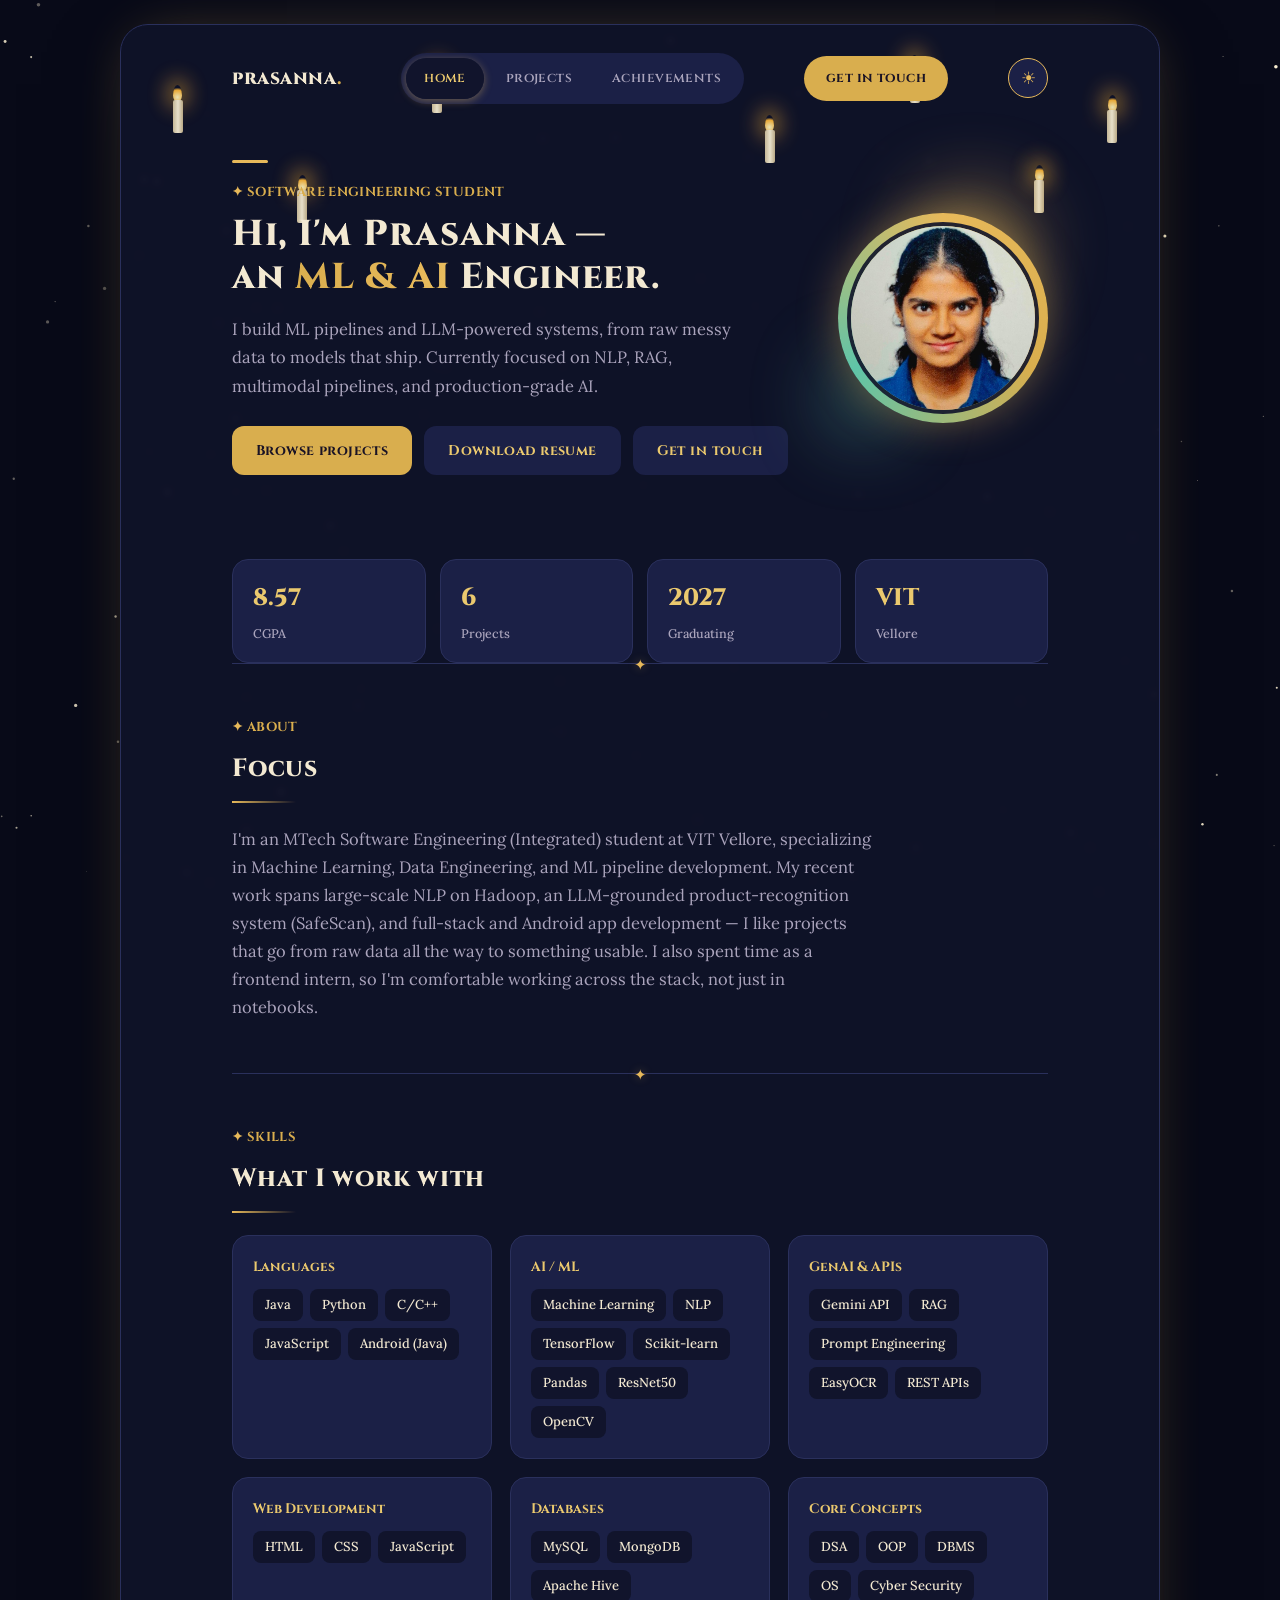
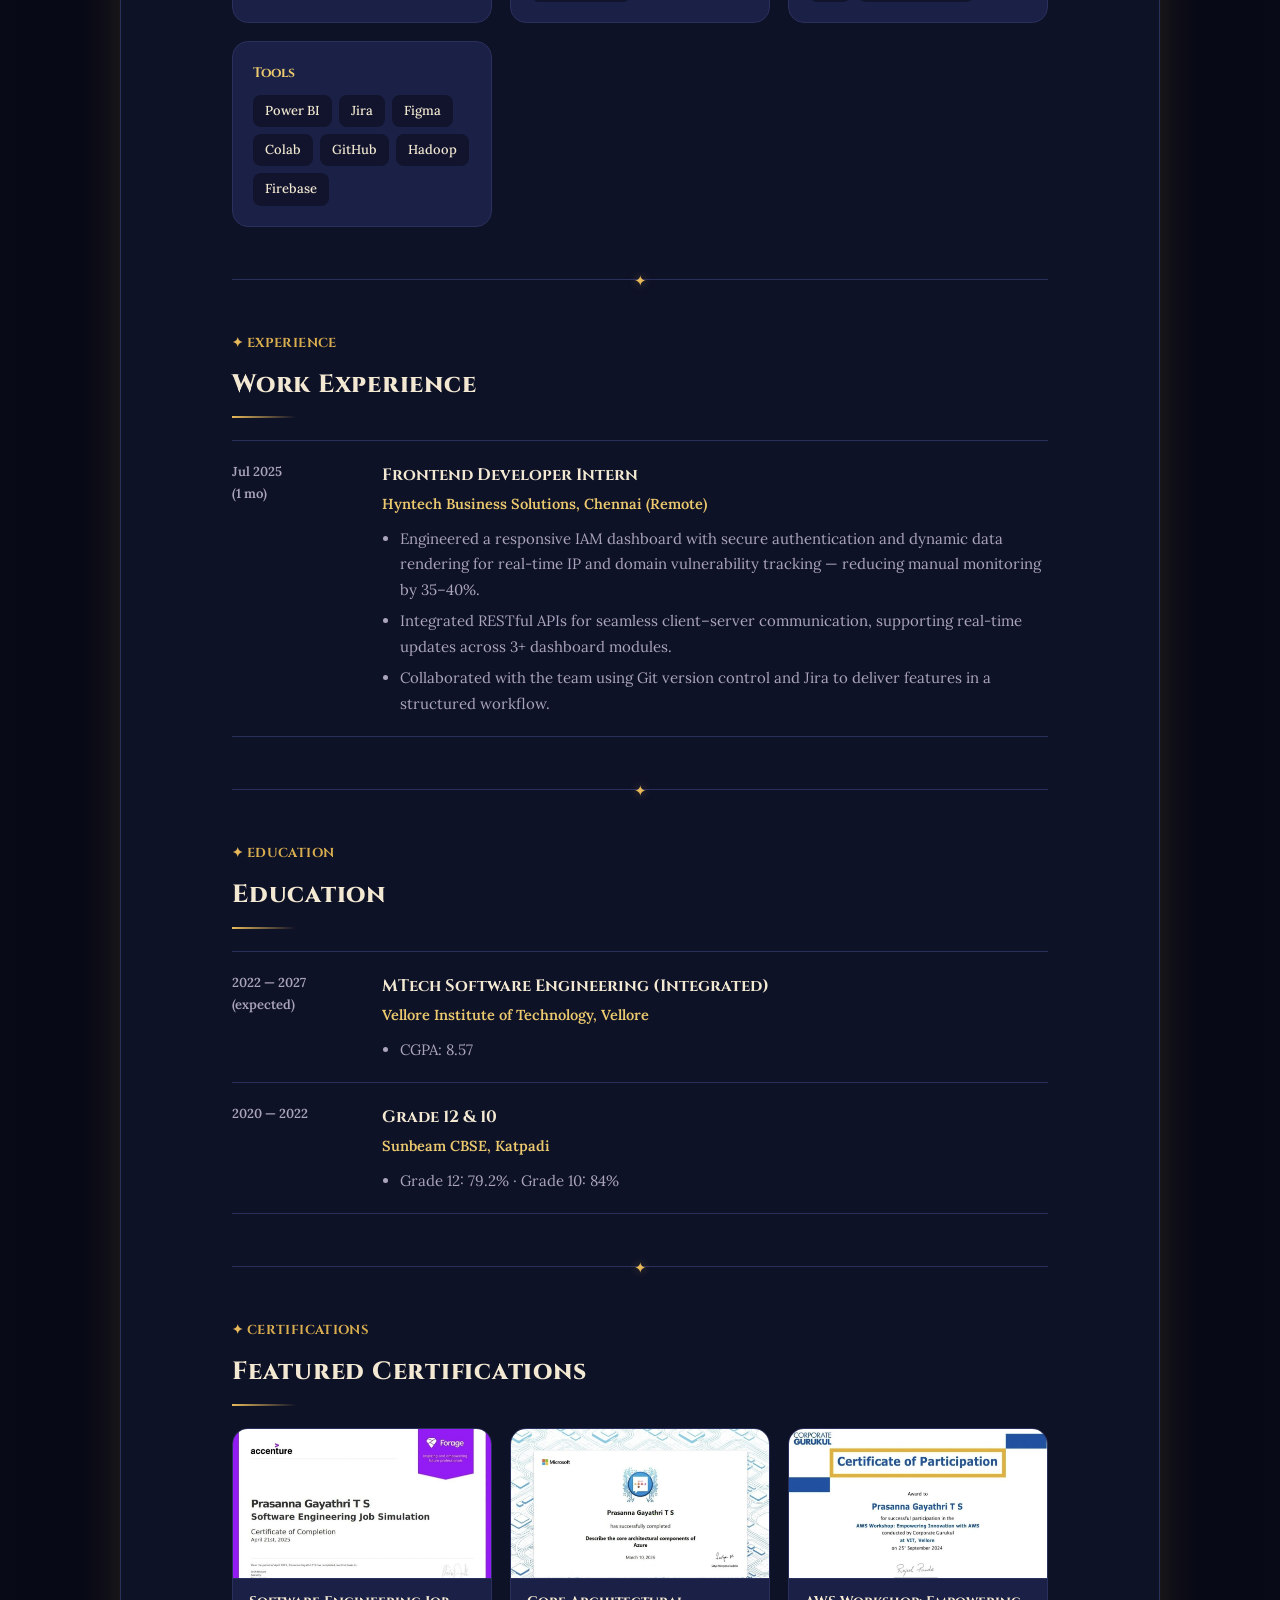
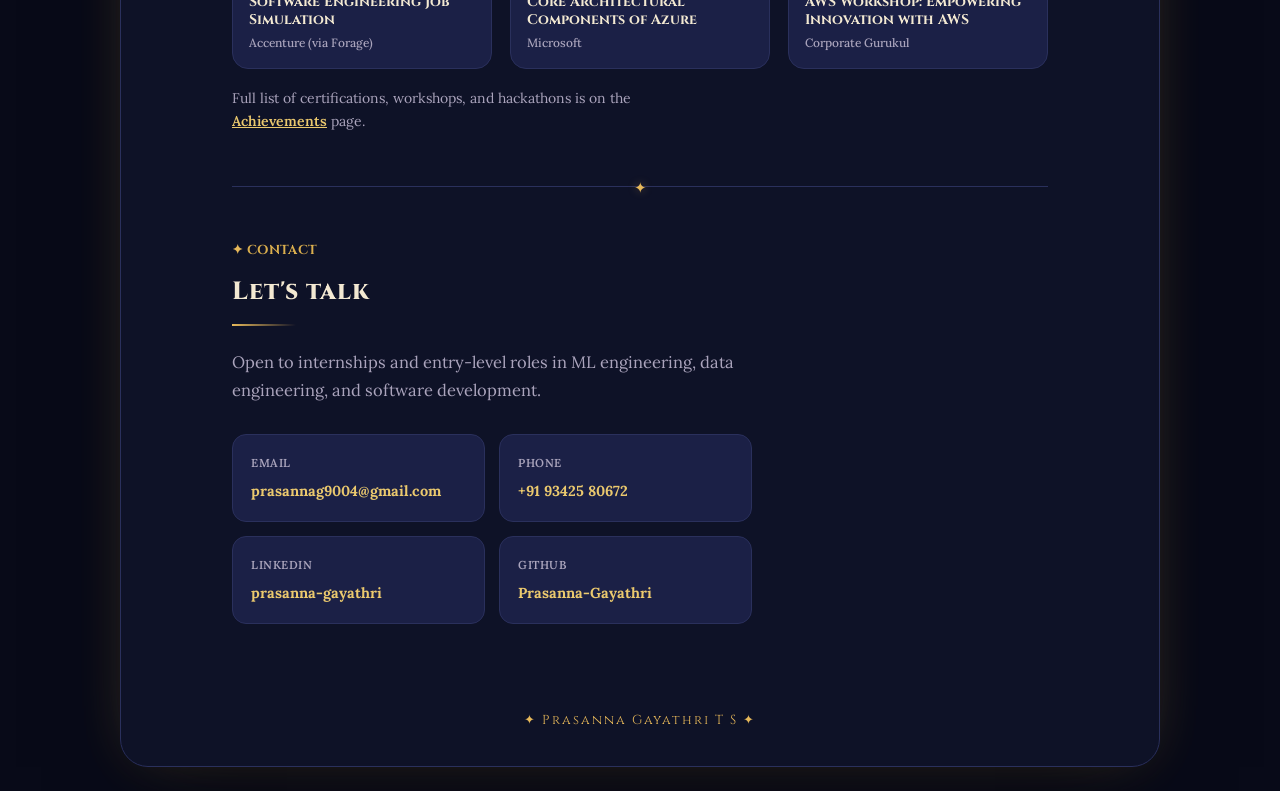
<file: index.html>
<!DOCTYPE html>
<html lang="en">
<head>
<meta charset="UTF-8">
<meta name="viewport" content="width=device-width, initial-scale=1.0">
<title>Prasanna Gayathri T S — ML & AI Engineering</title>
<script>(function(){var t=null;try{t=localStorage.getItem("theme")}catch(e){}document.documentElement.setAttribute("data-theme",t||"dark")})();</script>
<link rel="stylesheet" href="style.css">
</head>
<body>
<div class="page">

<header class="site">
  <div class="wrap">
    <div class="navbar">
      <div class="brand">prasanna<span>.</span></div>
      <nav class="pills">
        <a href="index.html" class="current">home</a>
        <a href="projects.html">projects</a>
        <a href="achievements.html">achievements</a>
      </nav>
      <a class="nav-cta" href="#contact">get in touch</a>
      <button class="theme-toggle" id="themeToggle" aria-label="Toggle light and dark theme" title="Toggle theme"></button>
    </div>
  </div>
</header>

<main>
  <div class="wrap">
    <div class="hero">
      <div class="hero-text">
        <div class="eyebrow-line"></div>
        <div class="eyebrow">software engineering student</div>
        <h1>Hi, I'm Prasanna —<br>an <span class="accent">ML &amp; AI</span> Engineer.</h1>
        <p class="lede">I build ML pipelines and LLM-powered systems, from raw messy data to models that ship. Currently focused on NLP, RAG, multimodal pipelines, and production-grade AI.</p>
        <div class="hero-cta">
          <a class="btn primary" href="projects.html">Browse projects</a>
          <a class="btn ghost" href="assets/resume.pdf" download>Download resume</a>
          <a class="btn ghost" href="#contact">Get in touch</a>
        </div>
      </div>
      <div style="position:relative;flex:none;">
        <div class="blob" style="width:110px;height:110px;background:var(--coral);top:-20px;right:20px;"></div>
        <div class="blob" style="width:70px;height:70px;background:var(--teal);bottom:-10px;left:-10px;animation-delay:-3s;"></div>
        <div class="avatar-ring"><img src="assets/profile.jpg" alt="Portrait of Prasanna Gayathri"></div>
      </div>
    </div>

    <div class="signal-strip">
      <div class="signal"><div class="val">8.57</div><div class="lbl">CGPA</div></div>
      <div class="signal"><div class="val">6</div><div class="lbl">Projects</div></div>
      <div class="signal"><div class="val">2027</div><div class="lbl">Graduating</div></div>
      <div class="signal"><div class="val">VIT</div><div class="lbl">Vellore</div></div>
    </div>

    <div class="section" id="about">
      <div class="eyebrow">about</div>
      <h2>Focus</h2>
      <p class="lede" style="max-width:64ch;">
        I'm an MTech Software Engineering (Integrated) student at VIT Vellore, specializing in Machine Learning, Data Engineering, and ML pipeline development. My recent work spans large-scale NLP on Hadoop, an LLM-grounded product-recognition system (SafeScan), and full-stack and Android app development — I like projects that go from raw data all the way to something usable. I also spent time as a frontend intern, so I'm comfortable working across the stack, not just in notebooks.
      </p>
    </div>

    <div class="section" id="skills">
      <div class="eyebrow">skills</div>
      <h2>What I work with</h2>
      <div class="skill-grid">
        <div class="skill-card">
          <h4>Languages</h4>
          <div class="pill-row"><span class="pill">Java</span><span class="pill">Python</span><span class="pill">C/C++</span><span class="pill">JavaScript</span><span class="pill">Android (Java)</span></div>
        </div>
        <div class="skill-card">
          <h4>AI / ML</h4>
          <div class="pill-row"><span class="pill">Machine Learning</span><span class="pill">NLP</span><span class="pill">TensorFlow</span><span class="pill">Scikit-learn</span><span class="pill">Pandas</span><span class="pill">ResNet50</span><span class="pill">OpenCV</span></div>
        </div>
        <div class="skill-card">
          <h4>GenAI &amp; APIs</h4>
          <div class="pill-row"><span class="pill">Gemini API</span><span class="pill">RAG</span><span class="pill">Prompt Engineering</span><span class="pill">EasyOCR</span><span class="pill">REST APIs</span></div>
        </div>
        <div class="skill-card">
          <h4>Web Development</h4>
          <div class="pill-row"><span class="pill">HTML</span><span class="pill">CSS</span><span class="pill">JavaScript</span></div>
        </div>
        <div class="skill-card">
          <h4>Databases</h4>
          <div class="pill-row"><span class="pill">MySQL</span><span class="pill">MongoDB</span><span class="pill">Apache Hive</span></div>
        </div>
        <div class="skill-card">
          <h4>Core Concepts</h4>
          <div class="pill-row"><span class="pill">DSA</span><span class="pill">OOP</span><span class="pill">DBMS</span><span class="pill">OS</span><span class="pill">Cyber Security</span></div>
        </div>
        <div class="skill-card">
          <h4>Tools</h4>
          <div class="pill-row"><span class="pill">Power BI</span><span class="pill">Jira</span><span class="pill">Figma</span><span class="pill">Colab</span><span class="pill">GitHub</span><span class="pill">Hadoop</span><span class="pill">Firebase</span></div>
        </div>
      </div>
    </div>

    <div class="section" id="experience">
      <div class="eyebrow">experience</div>
      <h2>Work Experience</h2>
      <div class="entry">
        <div class="when">Jul 2025<br>(1 mo)</div>
        <div>
          <div class="role">Frontend Developer Intern</div>
          <div class="org">Hyntech Business Solutions, Chennai (Remote)</div>
          <ul>
            <li>Engineered a responsive IAM dashboard with secure authentication and dynamic data rendering for real-time IP and domain vulnerability tracking — reducing manual monitoring by 35–40%.</li>
            <li>Integrated RESTful APIs for seamless client–server communication, supporting real-time updates across 3+ dashboard modules.</li>
          <li>Collaborated with the team using Git version control and Jira to deliver features in a structured workflow.</li>
          </ul>
        </div>
      </div>
    </div>

    <div class="section" id="education">
      <div class="eyebrow">education</div>
      <h2>Education</h2>
      <div class="entry">
        <div class="when">2022 — 2027<br>(expected)</div>
        <div>
          <div class="role">MTech Software Engineering (Integrated)</div>
          <div class="org">Vellore Institute of Technology, Vellore</div>
          <ul><li>CGPA: 8.57</li></ul>
        </div>
      </div>
      <div class="entry">
        <div class="when">2020 — 2022</div>
        <div>
          <div class="role">Grade 12 &amp; 10</div>
          <div class="org">Sunbeam CBSE, Katpadi</div>
          <ul><li>Grade 12: 79.2% · Grade 10: 84%</li></ul>
        </div>
      </div>
    </div>

    <div class="section" id="certifications">
      <div class="eyebrow">certifications</div>
      <h2>Featured Certifications</h2>
      <div class="cert-strip">
        <div class="cert-mini">
          <img class="zoomable" src="assets/certs/accenture-forage-swe-simulation.jpg" alt="Accenture Software Engineering Job Simulation certificate">
          <div class="cbody">
            <div class="cname">Software Engineering Job Simulation</div>
            <div class="cissuer">Accenture (via Forage)</div>
          </div>
        </div>
        <div class="cert-mini">
          <img class="zoomable" src="assets/certs/microsoft-azure-architecture.jpg" alt="Microsoft Azure Fundamentals certificate">
          <div class="cbody">
            <div class="cname">Core Architectural Components of Azure</div>
            <div class="cissuer">Microsoft</div>
          </div>
        </div>
        <div class="cert-mini">
          <img class="zoomable" src="assets/certs/corporate-gurukul-aws-workshop.jpg" alt="AWS Workshop certificate">
          <div class="cbody">
            <div class="cname">AWS Workshop: Empowering Innovation with AWS</div>
            <div class="cissuer">Corporate Gurukul</div>
          </div>
        </div>
      </div>
      <p class="lede" style="font-size:14px;margin-top:18px;">Full list of certifications, workshops, and hackathons is on the <a href="achievements.html" style="color:var(--violet-deep);font-weight:600;text-decoration:underline;">Achievements</a> page.</p>
    </div>

    <div class="section" id="contact">
      <div class="eyebrow">contact</div>
      <h2>Let's talk</h2>
      <p class="lede">Open to internships and entry-level roles in ML engineering, data engineering, and software development.</p>
      <div class="contact-grid">
        <a class="contact-card" href="mailto:prasannag9004@gmail.com">
          <div class="k">Email</div>
          <div class="v">prasannag9004@gmail.com</div>
        </a>
        <a class="contact-card" href="tel:+919342580672">
          <div class="k">Phone</div>
          <div class="v">+91 93425 80672</div>
        </a>
        <a class="contact-card" href="https://linkedin.com/in/prasanna-gayathri-518b702a1" target="_blank" rel="noopener">
          <div class="k">LinkedIn</div>
          <div class="v">prasanna-gayathri</div>
        </a>
        <a class="contact-card" href="https://github.com/Prasanna-Gayathri" target="_blank" rel="noopener">
          <div class="k">GitHub</div>
          <div class="v">Prasanna-Gayathri</div>
        </a>
      </div>
    </div>
  </div>
</main>

<footer class="site"></footer>

</div>
<script src="assets/script.js"></script>
</body>
</html>
</file>
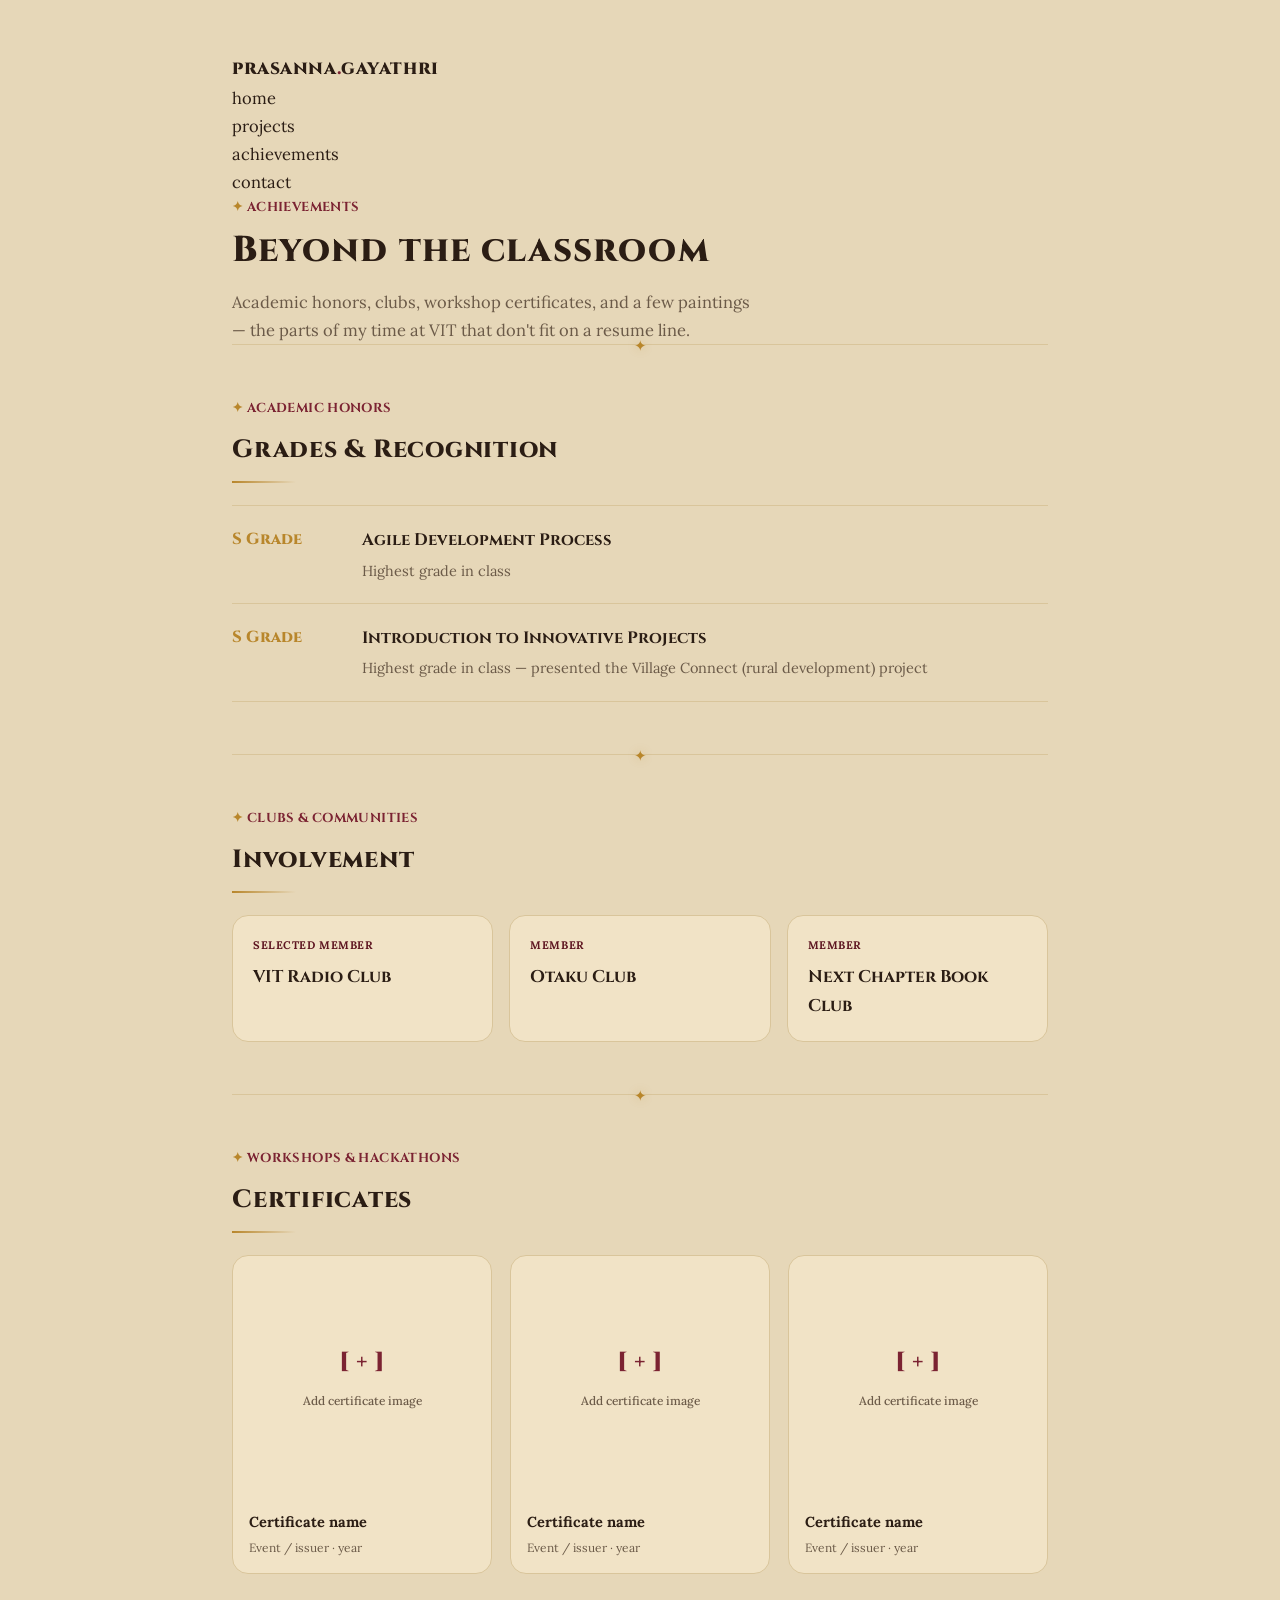
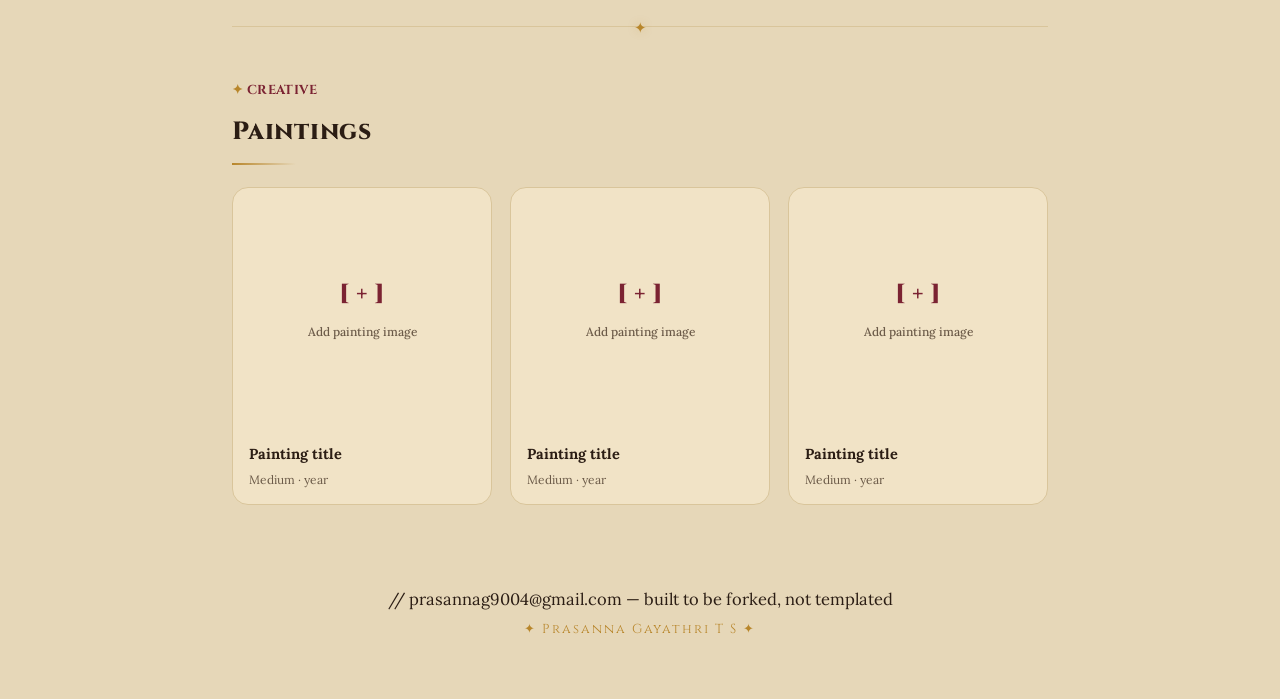
<file: achievements (1).html>
<!DOCTYPE html>
<html lang="en">
<head>
<meta charset="UTF-8">
<meta name="viewport" content="width=device-width, initial-scale=1.0">
<title>Achievements — Prasanna Gayathri T S</title>
<link rel="stylesheet" href="style.css">
</head>
<body>

<header class="site">
  <div class="wrap">
    <div class="brand">prasanna<span>.</span>gayathri</div>
    <nav class="pipeline">
      <div class="stage"><a href="index.html"><span class="dot"></span><span class="label">home</span></a></div>
      <div class="stage"><a href="projects.html"><span class="dot"></span><span class="label">projects</span></a></div>
      <div class="stage current"><a href="achievements.html"><span class="dot"></span><span class="label">achievements</span></a></div>
      <div class="stage"><a href="index.html#contact"><span class="dot"></span><span class="label">contact</span></a></div>
    </nav>
  </div>
</header>

<main>
  <div class="wrap">
    <div class="eyebrow">achievements</div>
    <h1>Beyond the classroom</h1>
    <p class="lede">Academic honors, clubs, workshop certificates, and a few paintings — the parts of my time at VIT that don't fit on a resume line.</p>

    <div class="section">
      <div class="eyebrow">academic honors</div>
      <h2>Grades &amp; Recognition</h2>
      <div class="honor">
        <div class="grade">S Grade</div>
        <div>
          <div class="title">Agile Development Process</div>
          <div class="sub">Highest grade in class</div>
        </div>
      </div>
      <div class="honor">
        <div class="grade">S Grade</div>
        <div>
          <div class="title">Introduction to Innovative Projects</div>
          <div class="sub">Highest grade in class — presented the Village Connect (rural development) project</div>
        </div>
      </div>
    </div>

    <div class="section">
      <div class="eyebrow">clubs &amp; communities</div>
      <h2>Involvement</h2>
      <div class="club-grid">
        <div class="club-card">
          <div class="role">Selected Member</div>
          <div class="name">VIT Radio Club</div>
        </div>
        <div class="club-card">
          <div class="role">Member</div>
          <div class="name">Otaku Club</div>
        </div>
        <div class="club-card">
          <div class="role">Member</div>
          <div class="name">Next Chapter Book Club</div>
        </div>
      </div>
    </div>

    <div class="section">
      <div class="eyebrow">workshops &amp; hackathons</div>
      <h2>Certificates</h2>
      <div class="gallery">
        <div class="gallery-item">
          <div class="gallery-placeholder">
            <div class="icon">[ + ]</div>
            <div class="txt">Add certificate image</div>
          </div>
          <div class="gallery-caption">
            <div class="cname">Certificate name</div>
            <div class="cmeta">Event / issuer · year</div>
          </div>
        </div>
        <div class="gallery-item">
          <div class="gallery-placeholder">
            <div class="icon">[ + ]</div>
            <div class="txt">Add certificate image</div>
          </div>
          <div class="gallery-caption">
            <div class="cname">Certificate name</div>
            <div class="cmeta">Event / issuer · year</div>
          </div>
        </div>
        <div class="gallery-item">
          <div class="gallery-placeholder">
            <div class="icon">[ + ]</div>
            <div class="txt">Add certificate image</div>
          </div>
          <div class="gallery-caption">
            <div class="cname">Certificate name</div>
            <div class="cmeta">Event / issuer · year</div>
          </div>
        </div>
      </div>
    </div>

    <div class="section">
      <div class="eyebrow">creative</div>
      <h2>Paintings</h2>
      <div class="gallery">
        <div class="gallery-item">
          <div class="gallery-placeholder">
            <div class="icon">[ + ]</div>
            <div class="txt">Add painting image</div>
          </div>
          <div class="gallery-caption">
            <div class="cname">Painting title</div>
            <div class="cmeta">Medium · year</div>
          </div>
        </div>
        <div class="gallery-item">
          <div class="gallery-placeholder">
            <div class="icon">[ + ]</div>
            <div class="txt">Add painting image</div>
          </div>
          <div class="gallery-caption">
            <div class="cname">Painting title</div>
            <div class="cmeta">Medium · year</div>
          </div>
        </div>
        <div class="gallery-item">
          <div class="gallery-placeholder">
            <div class="icon">[ + ]</div>
            <div class="txt">Add painting image</div>
          </div>
          <div class="gallery-caption">
            <div class="cname">Painting title</div>
            <div class="cmeta">Medium · year</div>
          </div>
        </div>
      </div>
    </div>

  </div>
</main>

<footer class="site">
  <div class="wrap">
    <p>// prasannag9004@gmail.com — built to be forked, not templated</p>
  </div>
</footer>

</body>
</html>
</file>
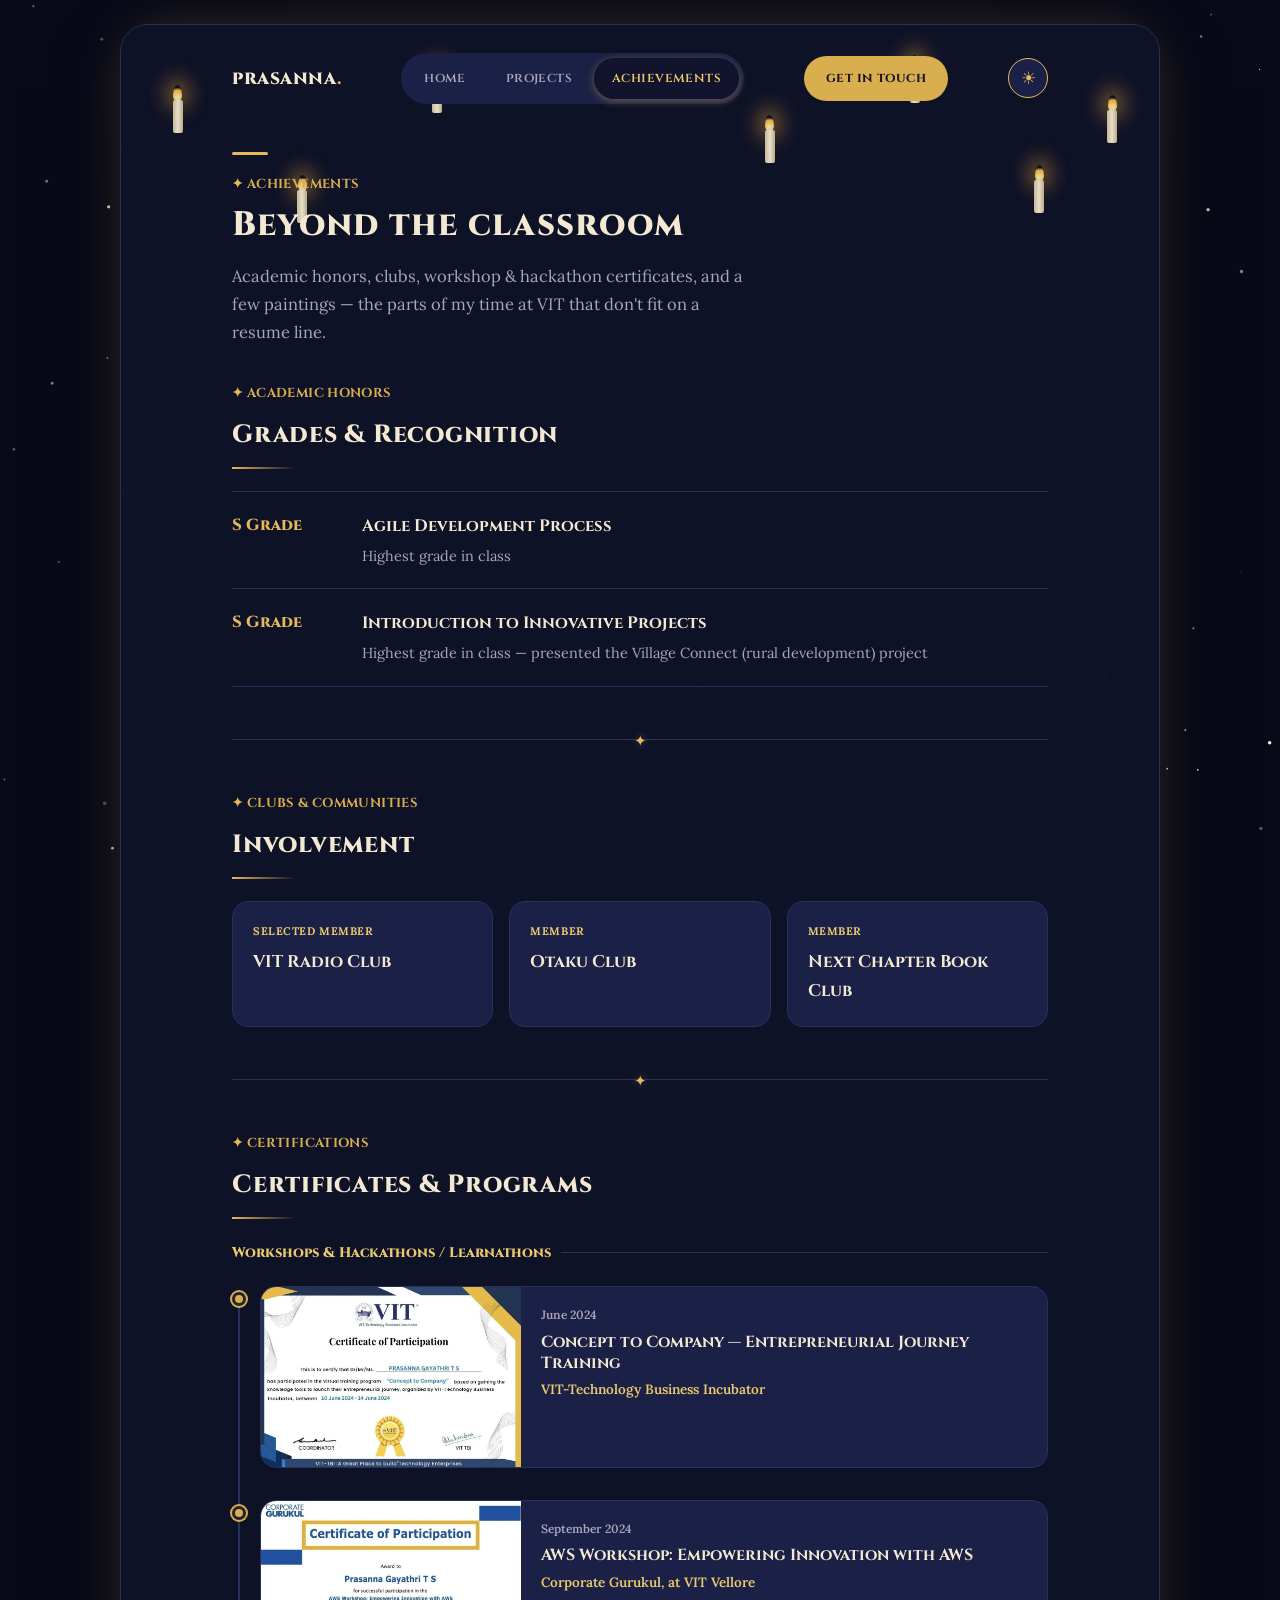
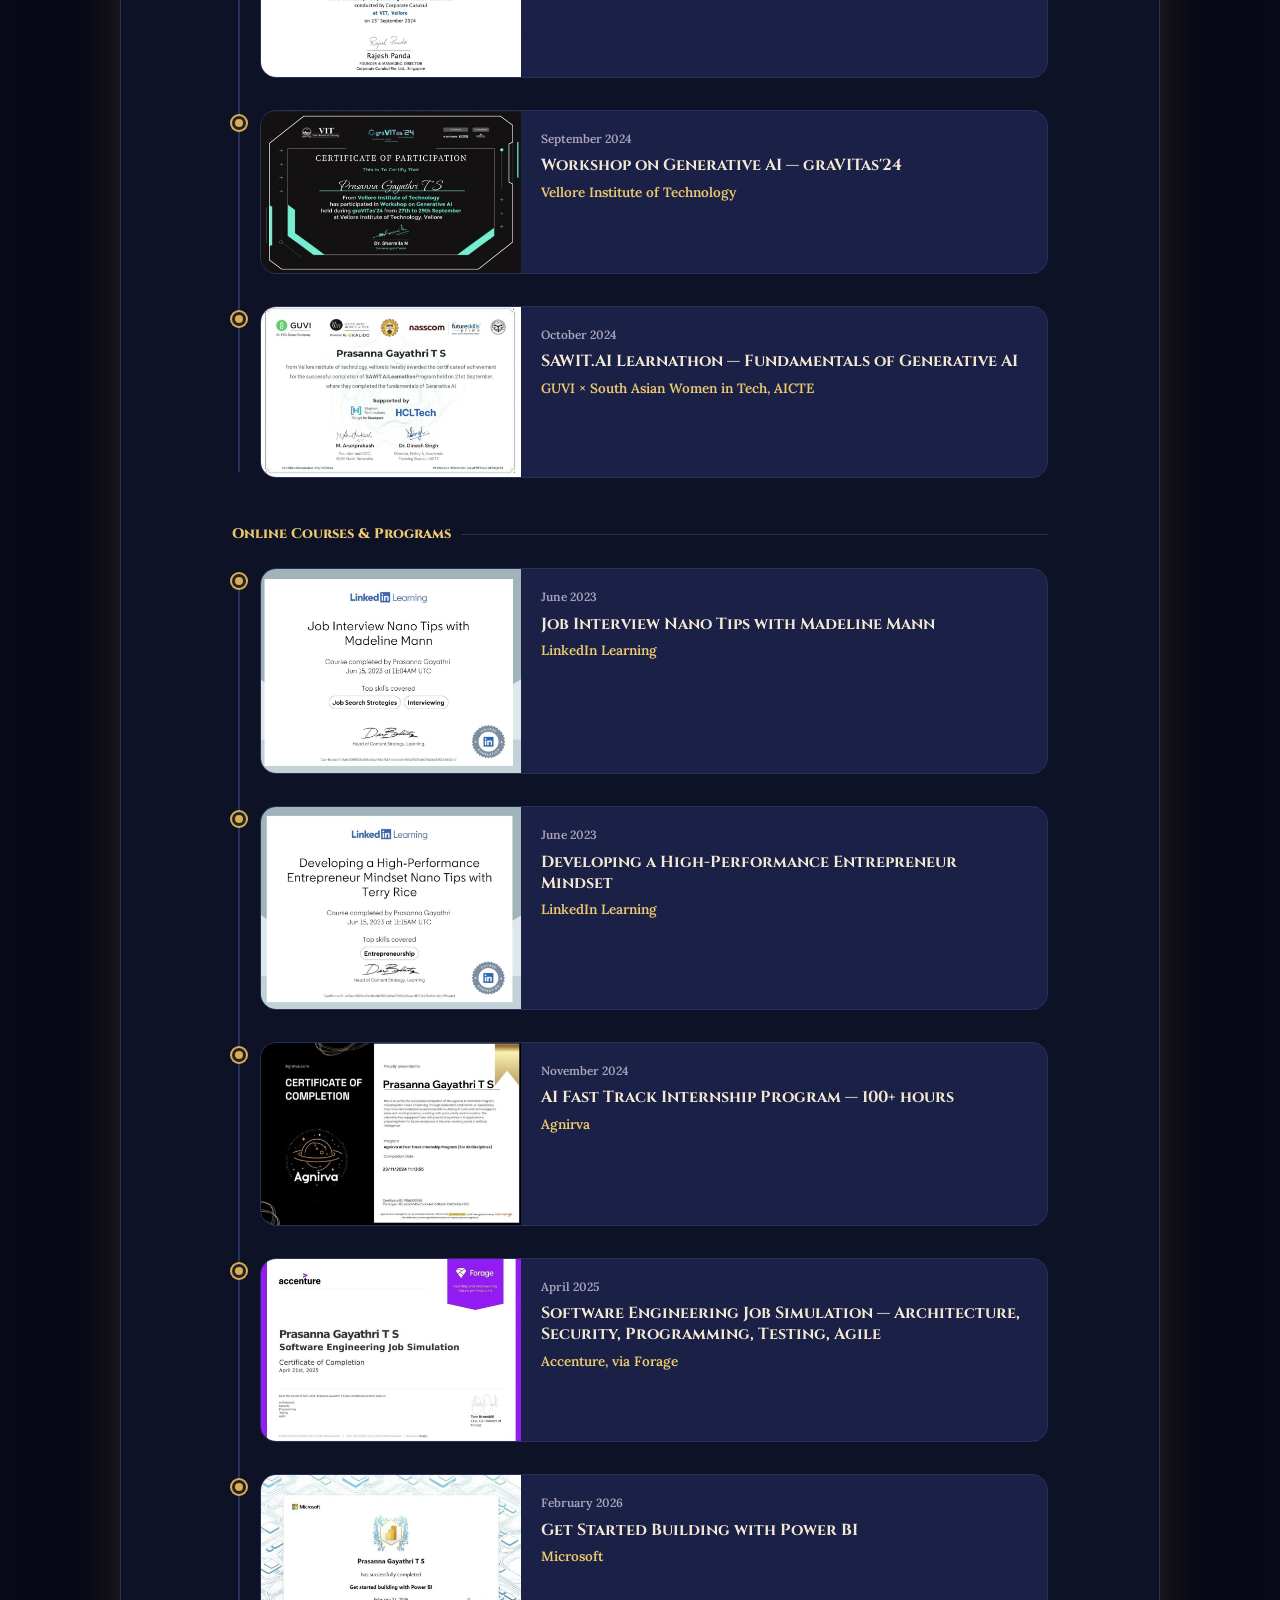
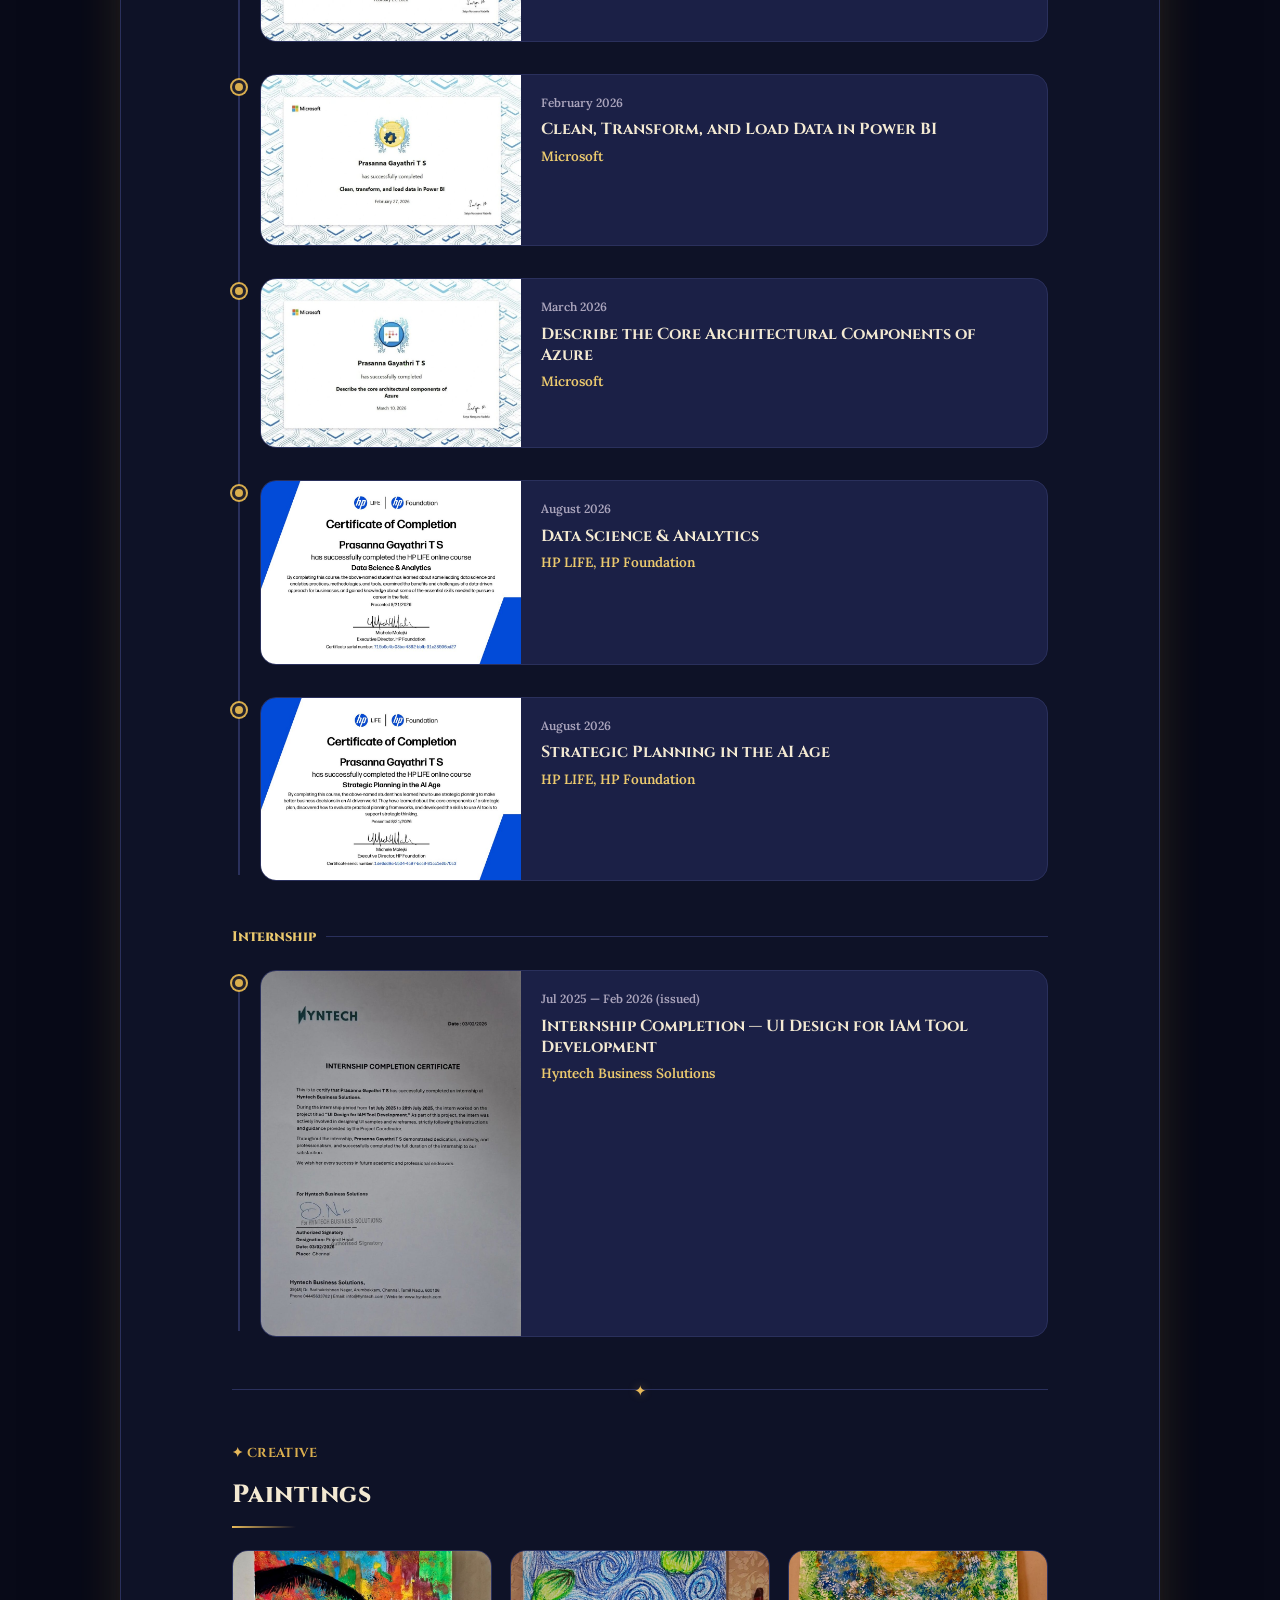
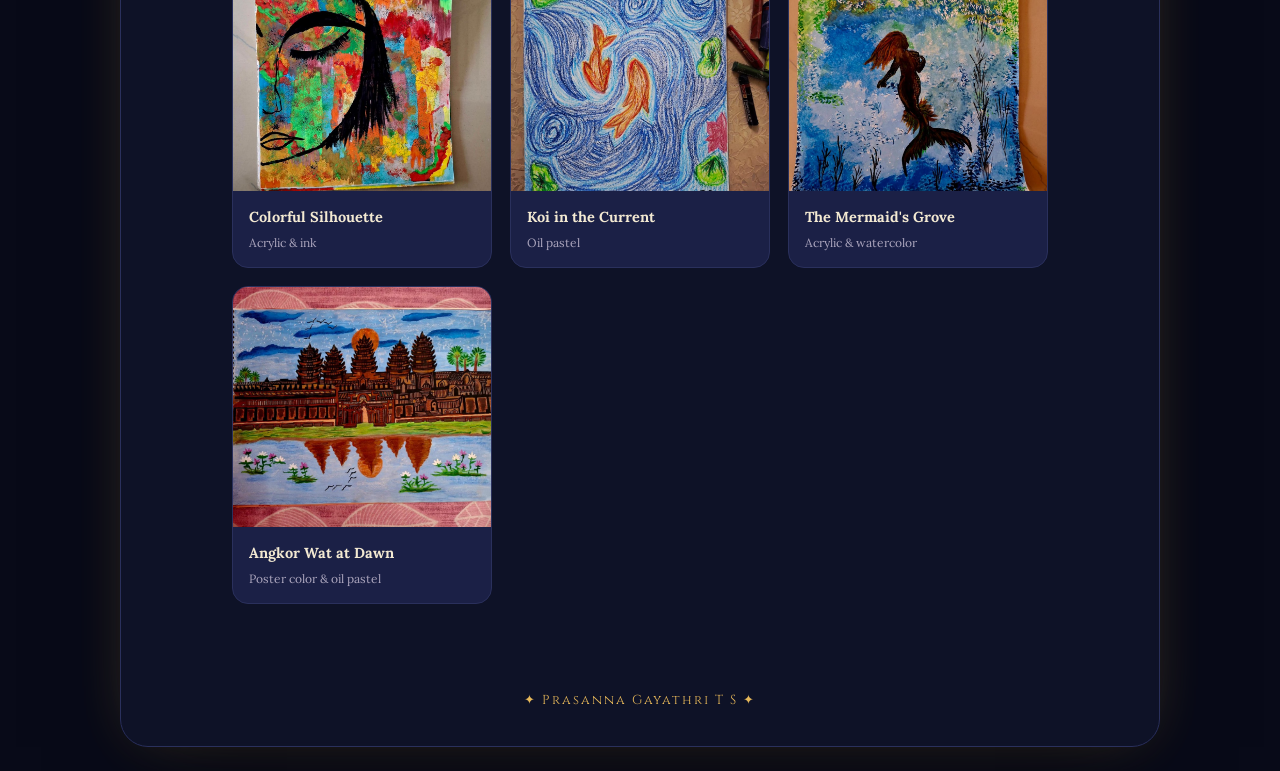
<file: achievements.html>
<!DOCTYPE html>
<html lang="en">
<head>
<meta charset="UTF-8">
<meta name="viewport" content="width=device-width, initial-scale=1.0">
<title>Achievements — Prasanna Gayathri T S</title>
<script>(function(){var t=null;try{t=localStorage.getItem("theme")}catch(e){}document.documentElement.setAttribute("data-theme",t||"dark")})();</script>
<link rel="stylesheet" href="style.css">
</head>
<body>
<div class="page">

<header class="site">
  <div class="wrap">
    <div class="navbar">
      <div class="brand">prasanna<span>.</span></div>
      <nav class="pills">
        <a href="index.html">home</a>
        <a href="projects.html">projects</a>
        <a href="achievements.html" class="current">achievements</a>
      </nav>
      <a class="nav-cta" href="index.html#contact">get in touch</a>
      <button class="theme-toggle" id="themeToggle" aria-label="Toggle light and dark theme" title="Toggle theme"></button>
    </div>
  </div>
</header>

<main>
  <div class="wrap" style="padding-top:48px;">
    <div class="eyebrow-line"></div>
    <div class="eyebrow">achievements</div>
    <h1 style="font-size:34px;">Beyond the classroom</h1>
    <p class="lede">Academic honors, clubs, workshop &amp; hackathon certificates, and a few paintings — the parts of my time at VIT that don't fit on a resume line.</p>

    <div class="section" style="border-top:none;padding-top:36px;">
      <div class="eyebrow">academic honors</div>
      <h2>Grades &amp; Recognition</h2>
      <div class="honor">
        <div class="grade">S Grade</div>
        <div>
          <div class="title">Agile Development Process</div>
          <div class="sub">Highest grade in class</div>
        </div>
      </div>
      <div class="honor">
        <div class="grade">S Grade</div>
        <div>
          <div class="title">Introduction to Innovative Projects</div>
          <div class="sub">Highest grade in class — presented the Village Connect (rural development) project</div>
        </div>
      </div>
    </div>

    <div class="section">
      <div class="eyebrow">clubs &amp; communities</div>
      <h2>Involvement</h2>
      <div class="club-grid">
        <div class="club-card">
          <div class="role">Selected Member</div>
          <div class="name">VIT Radio Club</div>
        </div>
        <div class="club-card">
          <div class="role">Member</div>
          <div class="name">Otaku Club</div>
        </div>
        <div class="club-card">
          <div class="role">Member</div>
          <div class="name">Next Chapter Book Club</div>
        </div>
      </div>
    </div>

    <div class="section">
      <div class="eyebrow">certifications</div>
      <h2>Certificates &amp; Programs</h2>

      <div class="cert-category">
        <div class="cert-category-label">Workshops &amp; Hackathons / Learnathons</div>
        <div class="timeline">
          <div class="tl-item">
            <div class="tl-dot"></div>
            <div class="tl-card">
              <img class="zoomable" src="assets/certs/vit-tbi-concept-to-company.jpg" alt="VIT-TBI Concept to Company certificate">
              <div class="tl-body">
                <div class="tl-date">June 2024</div>
                <div class="tl-name">Concept to Company — Entrepreneurial Journey Training</div>
                <div class="tl-issuer">VIT-Technology Business Incubator</div>
              </div>
            </div>
          </div>
          <div class="tl-item">
            <div class="tl-dot"></div>
            <div class="tl-card">
              <img class="zoomable" src="assets/certs/corporate-gurukul-aws-workshop.jpg" alt="AWS Workshop certificate">
              <div class="tl-body">
                <div class="tl-date">September 2024</div>
                <div class="tl-name">AWS Workshop: Empowering Innovation with AWS</div>
                <div class="tl-issuer">Corporate Gurukul, at VIT Vellore</div>
              </div>
            </div>
          </div>
          <div class="tl-item">
            <div class="tl-dot"></div>
            <div class="tl-card">
              <img class="zoomable" src="assets/certs/gravitas-genai-workshop.jpg" alt="graVITas Generative AI workshop certificate">
              <div class="tl-body">
                <div class="tl-date">September 2024</div>
                <div class="tl-name">Workshop on Generative AI — graVITas'24</div>
                <div class="tl-issuer">Vellore Institute of Technology</div>
              </div>
            </div>
          </div>
          <div class="tl-item">
            <div class="tl-dot"></div>
            <div class="tl-card">
              <img class="zoomable" src="assets/certs/guvi-sawit-ai-learnathon.jpg" alt="GUVI SAWIT AI Learnathon certificate">
              <div class="tl-body">
                <div class="tl-date">October 2024</div>
                <div class="tl-name">SAWIT.AI Learnathon — Fundamentals of Generative AI</div>
                <div class="tl-issuer">GUVI × South Asian Women in Tech, AICTE</div>
              </div>
            </div>
          </div>
        </div>
      </div>

      <div class="cert-category">
        <div class="cert-category-label">Online Courses &amp; Programs</div>
        <div class="timeline">
          <div class="tl-item">
            <div class="tl-dot"></div>
            <div class="tl-card">
              <img class="zoomable" src="assets/certs/linkedin-job-interview.jpg" alt="LinkedIn Learning Job Interview Nano Tips certificate">
              <div class="tl-body">
                <div class="tl-date">June 2023</div>
                <div class="tl-name">Job Interview Nano Tips with Madeline Mann</div>
                <div class="tl-issuer">LinkedIn Learning</div>
              </div>
            </div>
          </div>
          <div class="tl-item">
            <div class="tl-dot"></div>
            <div class="tl-card">
              <img class="zoomable" src="assets/certs/linkedin-entrepreneur-mindset.jpg" alt="LinkedIn Learning Entrepreneur Mindset certificate">
              <div class="tl-body">
                <div class="tl-date">June 2023</div>
                <div class="tl-name">Developing a High-Performance Entrepreneur Mindset</div>
                <div class="tl-issuer">LinkedIn Learning</div>
              </div>
            </div>
          </div>
          <div class="tl-item">
            <div class="tl-dot"></div>
            <div class="tl-card">
              <img class="zoomable" src="assets/certs/agnirva-ai-internship.jpg" alt="Agnirva AI Fast Track Internship certificate">
              <div class="tl-body">
                <div class="tl-date">November 2024</div>
                <div class="tl-name">AI Fast Track Internship Program — 100+ hours</div>
                <div class="tl-issuer">Agnirva</div>
              </div>
            </div>
          </div>
          <div class="tl-item">
            <div class="tl-dot"></div>
            <div class="tl-card">
              <img class="zoomable" src="assets/certs/accenture-forage-swe-simulation.jpg" alt="Accenture Software Engineering Job Simulation certificate">
              <div class="tl-body">
                <div class="tl-date">April 2025</div>
                <div class="tl-name">Software Engineering Job Simulation — Architecture, Security, Programming, Testing, Agile</div>
                <div class="tl-issuer">Accenture, via Forage</div>
              </div>
            </div>
          </div>
          <div class="tl-item">
            <div class="tl-dot"></div>
            <div class="tl-card">
              <img class="zoomable" src="assets/certs/microsoft-powerbi-get-started.jpg" alt="Microsoft Power BI Get Started certificate">
              <div class="tl-body">
                <div class="tl-date">February 2026</div>
                <div class="tl-name">Get Started Building with Power BI</div>
                <div class="tl-issuer">Microsoft</div>
              </div>
            </div>
          </div>
          <div class="tl-item">
            <div class="tl-dot"></div>
            <div class="tl-card">
              <img class="zoomable" src="assets/certs/microsoft-powerbi-clean-transform.jpg" alt="Microsoft Power BI Clean Transform Load certificate">
              <div class="tl-body">
                <div class="tl-date">February 2026</div>
                <div class="tl-name">Clean, Transform, and Load Data in Power BI</div>
                <div class="tl-issuer">Microsoft</div>
              </div>
            </div>
          </div>
          <div class="tl-item">
            <div class="tl-dot"></div>
            <div class="tl-card">
              <img class="zoomable" src="assets/certs/microsoft-azure-architecture.jpg" alt="Microsoft Azure Architecture certificate">
              <div class="tl-body">
                <div class="tl-date">March 2026</div>
                <div class="tl-name">Describe the Core Architectural Components of Azure</div>
                <div class="tl-issuer">Microsoft</div>
              </div>
            </div>
          </div>
          <div class="tl-item">
            <div class="tl-dot"></div>
            <div class="tl-card">
              <img class="zoomable" src="assets/certs/hp-data-science-analytics.jpg" alt="HP LIFE Data Science and Analytics certificate">
              <div class="tl-body">
                <div class="tl-date">August 2026</div>
                <div class="tl-name">Data Science &amp; Analytics</div>
                <div class="tl-issuer">HP LIFE, HP Foundation</div>
              </div>
            </div>
          </div>
          <div class="tl-item">
            <div class="tl-dot"></div>
            <div class="tl-card">
              <img class="zoomable" src="assets/certs/hp-strategic-planning-ai.jpg" alt="HP LIFE Strategic Planning in the AI Age certificate">
              <div class="tl-body">
                <div class="tl-date">August 2026</div>
                <div class="tl-name">Strategic Planning in the AI Age</div>
                <div class="tl-issuer">HP LIFE, HP Foundation</div>
              </div>
            </div>
          </div>
        </div>
      </div>

      <div class="cert-category">
        <div class="cert-category-label">Internship</div>
        <div class="timeline">
          <div class="tl-item">
            <div class="tl-dot"></div>
            <div class="tl-card">
              <img class="zoomable" src="assets/certs/hyntech-internship-completion.jpg" alt="Hyntech Business Solutions Internship Completion certificate">
              <div class="tl-body">
                <div class="tl-date">Jul 2025 — Feb 2026 (issued)</div>
                <div class="tl-name">Internship Completion — UI Design for IAM Tool Development</div>
                <div class="tl-issuer">Hyntech Business Solutions</div>
              </div>
            </div>
          </div>
        </div>
      </div>
    </div>

    <div class="section">
      <div class="eyebrow">creative</div>
      <h2>Paintings</h2>
      <div class="gallery">
        <div class="gallery-item">
          <img class="zoomable" src="assets/paintings/colorful-silhouette.jpg" alt="Abstract colorful portrait silhouette painting">
          <div class="gallery-caption">
            <div class="cname">Colorful Silhouette</div>
            <div class="cmeta">Acrylic &amp; ink</div>
          </div>
        </div>
        <div class="gallery-item">
          <img class="zoomable" src="assets/paintings/koi-in-the-current.jpg" alt="Koi fish swirl pattern painting">
          <div class="gallery-caption">
            <div class="cname">Koi in the Current</div>
            <div class="cmeta">Oil pastel</div>
          </div>
        </div>
        <div class="gallery-item">
          <img class="zoomable" src="assets/paintings/mermaids-grove.jpg" alt="Mermaid underwater scene painting">
          <div class="gallery-caption">
            <div class="cname">The Mermaid's Grove</div>
            <div class="cmeta">Acrylic &amp; watercolor</div>
          </div>
        </div>
        <div class="gallery-item">
          <img class="zoomable" src="assets/paintings/angkor-wat-at-dawn.jpg" alt="Angkor Wat temple reflection painting">
          <div class="gallery-caption">
            <div class="cname">Angkor Wat at Dawn</div>
            <div class="cmeta">Poster color &amp; oil pastel</div>
          </div>
        </div>
      </div>
    </div>

  </div>
</main>

<footer class="site"></footer>

</div>
<script src="assets/script.js"></script>
</body>
</html>
</file>
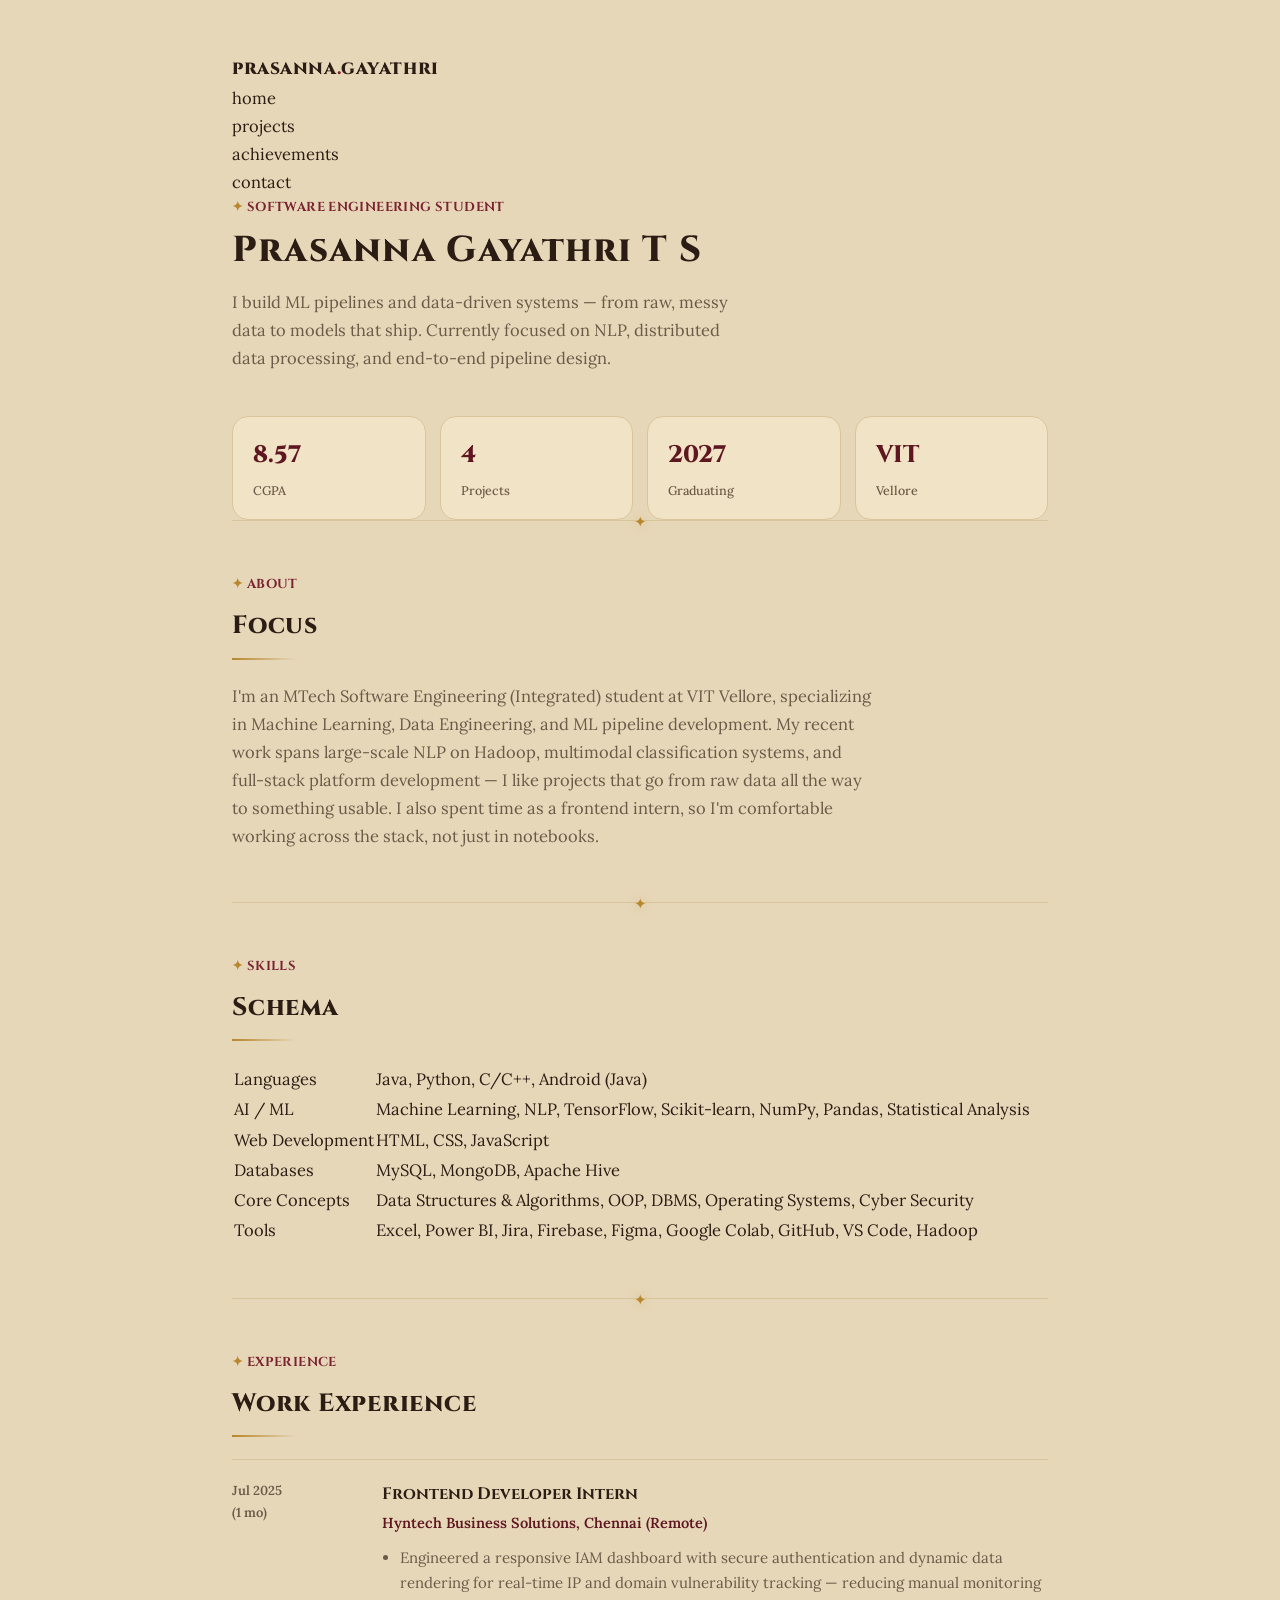
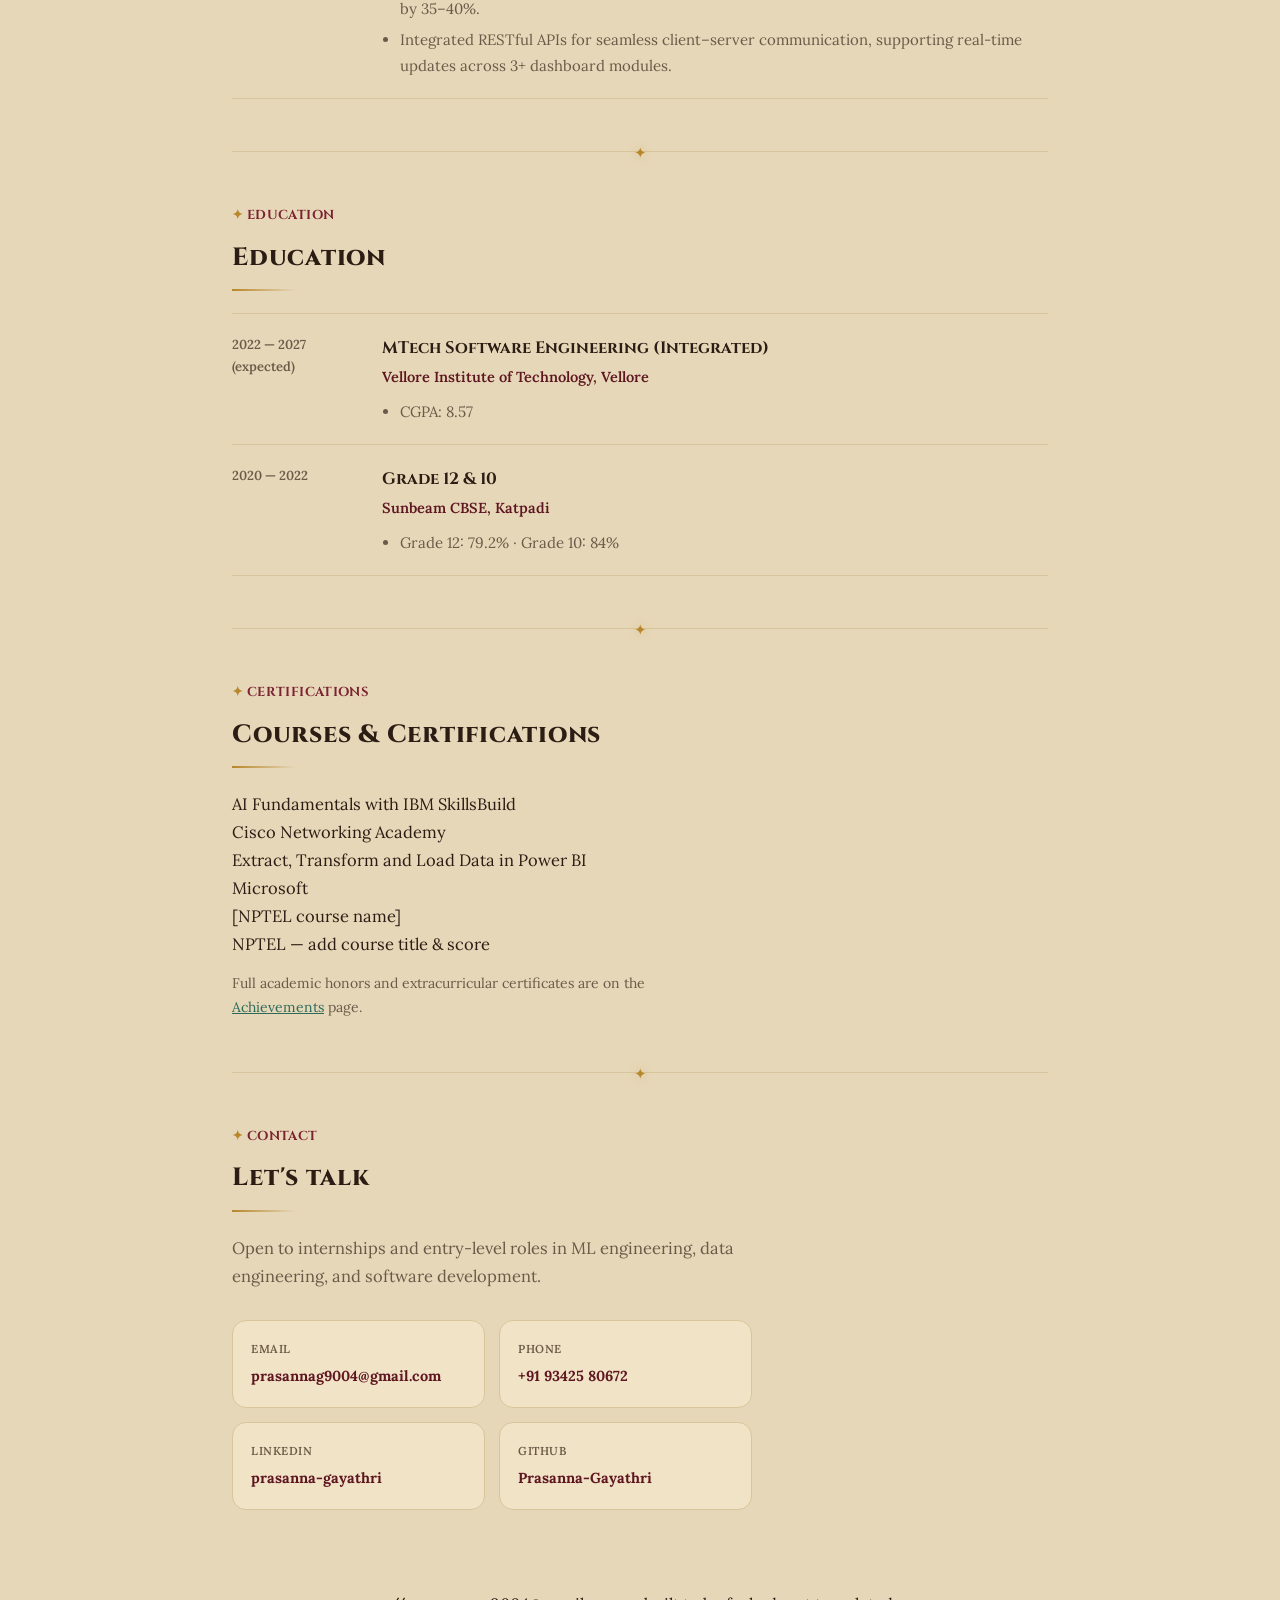
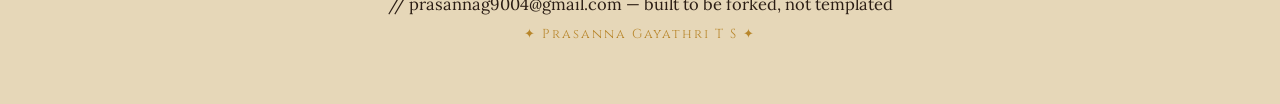
<file: index (2).html>
<!DOCTYPE html>
<html lang="en">
<head>
<meta charset="UTF-8">
<meta name="viewport" content="width=device-width, initial-scale=1.0">
<title>Prasanna Gayathri T S — ML & Data Engineering</title>
<link rel="stylesheet" href="style.css">
</head>
<body>

<header class="site">
  <div class="wrap">
    <div class="brand">prasanna<span>.</span>gayathri</div>
    <nav class="pipeline">
      <div class="stage current"><a href="index.html"><span class="dot"></span><span class="label">home</span></a></div>
      <div class="stage"><a href="projects.html"><span class="dot"></span><span class="label">projects</span></a></div>
      <div class="stage"><a href="achievements.html"><span class="dot"></span><span class="label">achievements</span></a></div>
      <div class="stage"><a href="#contact"><span class="dot"></span><span class="label">contact</span></a></div>
    </nav>
  </div>
</header>

<main>
  <div class="wrap">
    <div class="eyebrow">software engineering student</div>
    <h1>Prasanna Gayathri T S</h1>
    <p class="lede">I build ML pipelines and data-driven systems — from raw, messy data to models that ship. Currently focused on NLP, distributed data processing, and end-to-end pipeline design.</p>

    <div class="signal-strip">
      <div class="signal"><div class="val">8.57</div><div class="lbl">CGPA</div></div>
      <div class="signal"><div class="val">4</div><div class="lbl">Projects</div></div>
      <div class="signal"><div class="val">2027</div><div class="lbl">Graduating</div></div>
      <div class="signal"><div class="val">VIT</div><div class="lbl">Vellore</div></div>
    </div>

    <div class="section" id="about">
      <div class="eyebrow">about</div>
      <h2>Focus</h2>
      <p class="lede" style="max-width:64ch;">
        I'm an MTech Software Engineering (Integrated) student at VIT Vellore, specializing in Machine Learning, Data Engineering, and ML pipeline development. My recent work spans large-scale NLP on Hadoop, multimodal classification systems, and full-stack platform development — I like projects that go from raw data all the way to something usable. I also spent time as a frontend intern, so I'm comfortable working across the stack, not just in notebooks.
      </p>
    </div>

    <div class="section" id="skills">
      <div class="eyebrow">skills</div>
      <h2>Schema</h2>
      <table class="schema">
        <tr>
          <td class="field">Languages</td>
          <td class="values">Java, Python, C/C++, Android (Java)</td>
        </tr>
        <tr>
          <td class="field">AI / ML</td>
          <td class="values">Machine Learning, NLP, TensorFlow, Scikit-learn, NumPy, Pandas, Statistical Analysis</td>
        </tr>
        <tr>
          <td class="field">Web Development</td>
          <td class="values">HTML, CSS, JavaScript</td>
        </tr>
        <tr>
          <td class="field">Databases</td>
          <td class="values">MySQL, MongoDB, Apache Hive</td>
        </tr>
        <tr>
          <td class="field">Core Concepts</td>
          <td class="values">Data Structures &amp; Algorithms, OOP, DBMS, Operating Systems, Cyber Security</td>
        </tr>
        <tr>
          <td class="field">Tools</td>
          <td class="values">Excel, Power BI, Jira, Firebase, Figma, Google Colab, GitHub, VS Code, Hadoop</td>
        </tr>
      </table>
    </div>

    <div class="section" id="experience">
      <div class="eyebrow">experience</div>
      <h2>Work Experience</h2>
      <div class="entry">
        <div class="when">Jul 2025<br>(1 mo)</div>
        <div>
          <div class="role">Frontend Developer Intern</div>
          <div class="org">Hyntech Business Solutions, Chennai (Remote)</div>
          <ul>
            <li>Engineered a responsive IAM dashboard with secure authentication and dynamic data rendering for real-time IP and domain vulnerability tracking — reducing manual monitoring by 35–40%.</li>
            <li>Integrated RESTful APIs for seamless client–server communication, supporting real-time updates across 3+ dashboard modules.</li>
          </ul>
        </div>
      </div>
    </div>

    <div class="section" id="education">
      <div class="eyebrow">education</div>
      <h2>Education</h2>
      <div class="entry">
        <div class="when">2022 — 2027<br>(expected)</div>
        <div>
          <div class="role">MTech Software Engineering (Integrated)</div>
          <div class="org">Vellore Institute of Technology, Vellore</div>
          <ul><li>CGPA: 8.57</li></ul>
        </div>
      </div>
      <div class="entry">
        <div class="when">2020 — 2022</div>
        <div>
          <div class="role">Grade 12 &amp; 10</div>
          <div class="org">Sunbeam CBSE, Katpadi</div>
          <ul><li>Grade 12: 79.2% · Grade 10: 84%</li></ul>
        </div>
      </div>
    </div>

    <div class="section" id="certifications">
      <div class="eyebrow">certifications</div>
      <h2>Courses &amp; Certifications</h2>
      <div class="cert-list">
        <div class="cert-row">
          <div class="cname">AI Fundamentals with IBM SkillsBuild</div>
          <div class="cissuer">Cisco Networking Academy</div>
        </div>
        <div class="cert-row">
          <div class="cname">Extract, Transform and Load Data in Power BI</div>
          <div class="cissuer">Microsoft</div>
        </div>
        <div class="cert-row">
          <div class="cname">[NPTEL course name]</div>
          <div class="cissuer">NPTEL — add course title &amp; score</div>
        </div>
      </div>
      <p class="lede" style="font-size:14px;margin-top:14px;">Full academic honors and extracurricular certificates are on the <a href="achievements.html" style="color:var(--teal);text-decoration:underline;">Achievements</a> page.</p>
    </div>

    <div class="section" id="contact">
      <div class="eyebrow">contact</div>
      <h2>Let's talk</h2>
      <p class="lede">Open to internships and entry-level roles in ML engineering, data engineering, and software development.</p>
      <div class="contact-grid">
        <a class="contact-card" href="mailto:prasannag9004@gmail.com">
          <div class="k">Email</div>
          <div class="v">prasannag9004@gmail.com</div>
        </a>
        <a class="contact-card" href="tel:+919342580672">
          <div class="k">Phone</div>
          <div class="v">+91 93425 80672</div>
        </a>
        <a class="contact-card" href="https://linkedin.com/in/prasanna-gayathri-518b702a1" target="_blank" rel="noopener">
          <div class="k">LinkedIn</div>
          <div class="v">prasanna-gayathri</div>
        </a>
        <a class="contact-card" href="https://github.com/Prasanna-Gayathri" target="_blank" rel="noopener">
          <div class="k">GitHub</div>
          <div class="v">Prasanna-Gayathri</div>
        </a>
      </div>
    </div>
  </div>
</main>

<footer class="site">
  <div class="wrap">
    <p>// prasannag9004@gmail.com — built to be forked, not templated</p>
  </div>
</footer>

</body>
</html>
</file>
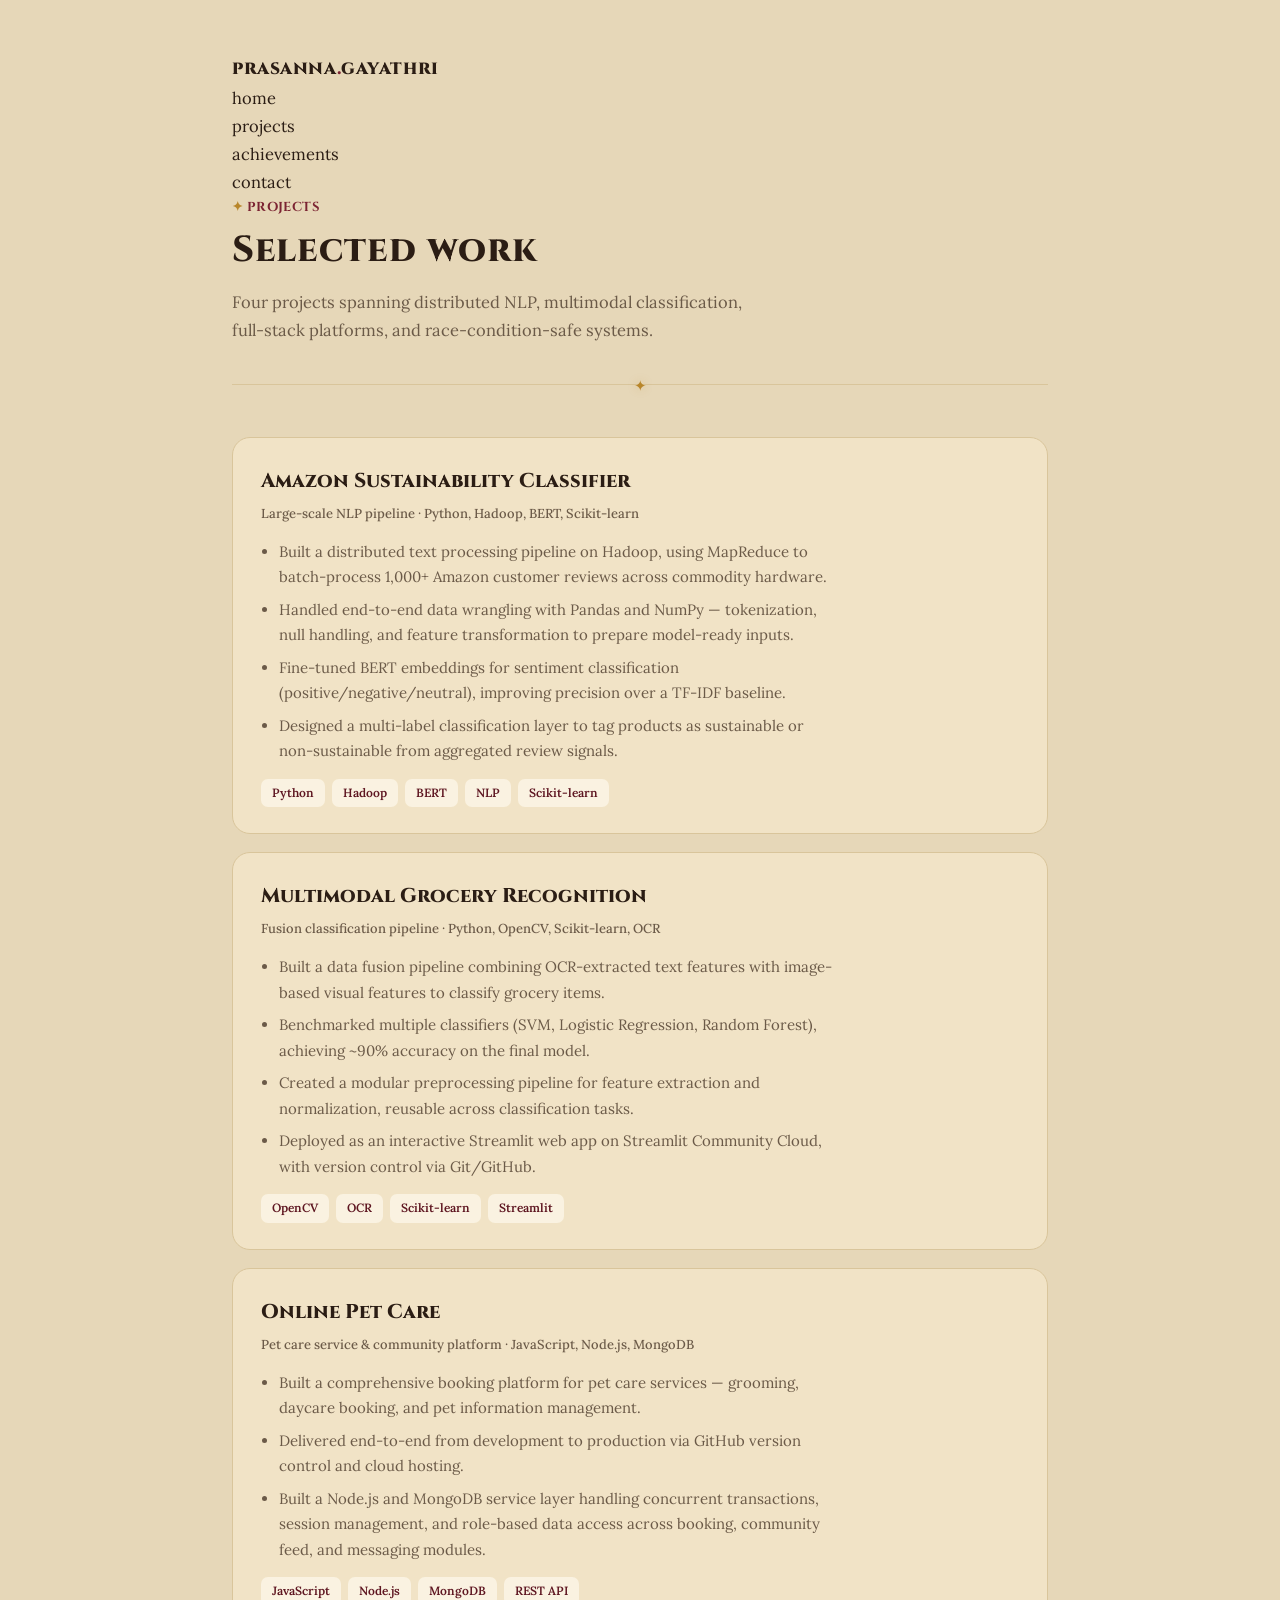
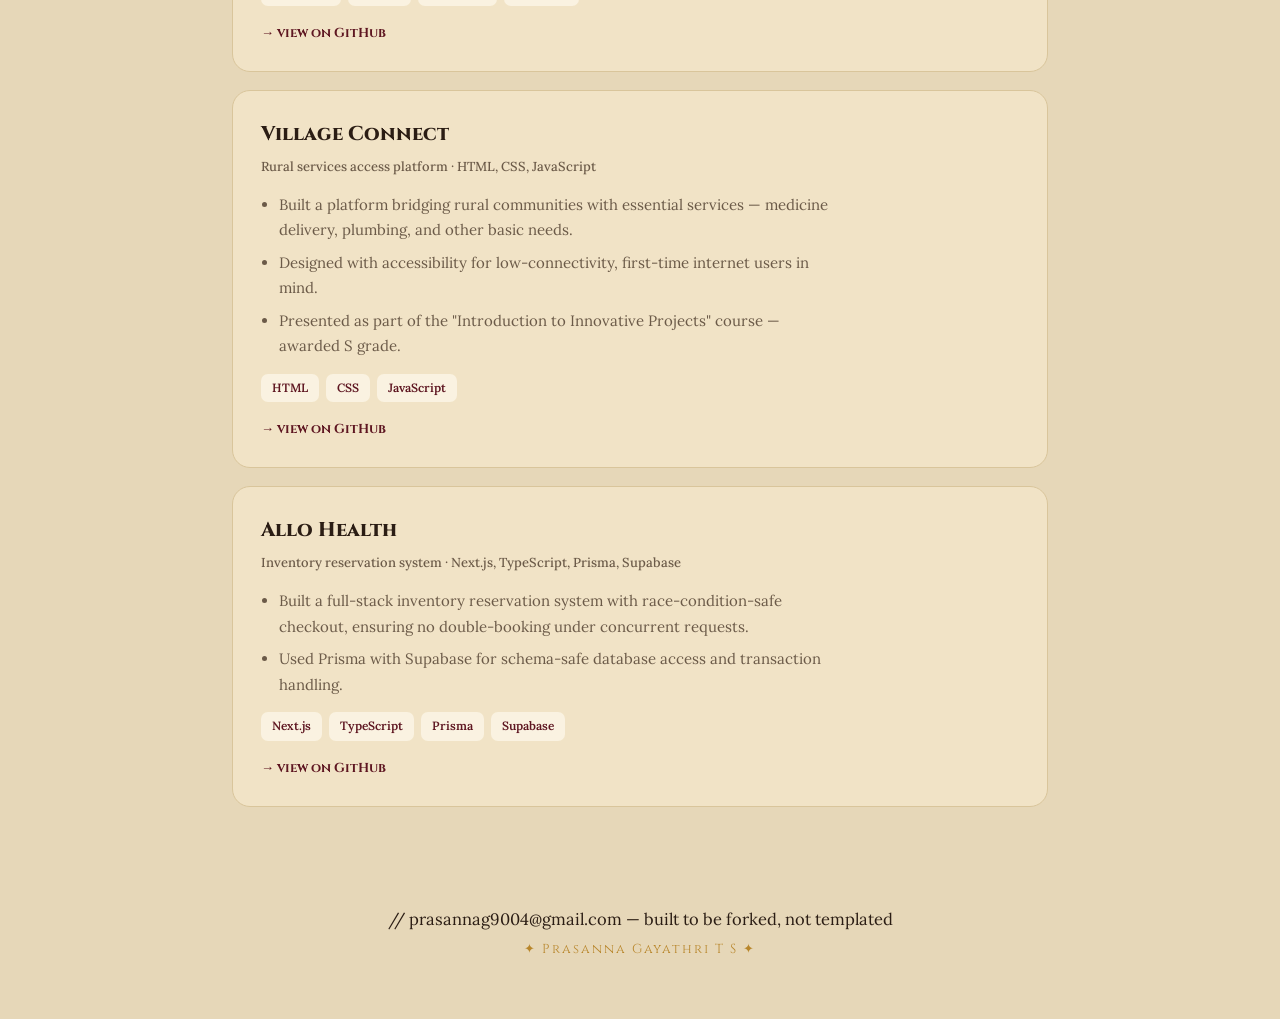
<file: projects (2).html>
<!DOCTYPE html>
<html lang="en">
<head>
<meta charset="UTF-8">
<meta name="viewport" content="width=device-width, initial-scale=1.0">
<title>Projects — Prasanna Gayathri T S</title>
<link rel="stylesheet" href="style.css">
</head>
<body>

<header class="site">
  <div class="wrap">
    <div class="brand">prasanna<span>.</span>gayathri</div>
    <nav class="pipeline">
      <div class="stage"><a href="index.html"><span class="dot"></span><span class="label">home</span></a></div>
      <div class="stage current"><a href="projects.html"><span class="dot"></span><span class="label">projects</span></a></div>
      <div class="stage"><a href="achievements.html"><span class="dot"></span><span class="label">achievements</span></a></div>
      <div class="stage"><a href="index.html#contact"><span class="dot"></span><span class="label">contact</span></a></div>
    </nav>
  </div>
</header>

<main>
  <div class="wrap">
    <div class="eyebrow">projects</div>
    <h1>Selected work</h1>
    <p class="lede">Four projects spanning distributed NLP, multimodal classification, full-stack platforms, and race-condition-safe systems.</p>

    <div class="section" style="margin-top:40px;">

      <div class="project">
        <div class="project-head">
          <div>
            <div class="project-name">Amazon Sustainability Classifier</div>
            <div class="project-meta">Large-scale NLP pipeline · Python, Hadoop, BERT, Scikit-learn</div>
          </div>
        </div>
        <ul class="project-desc">
          <li>Built a distributed text processing pipeline on Hadoop, using MapReduce to batch-process 1,000+ Amazon customer reviews across commodity hardware.</li>
          <li>Handled end-to-end data wrangling with Pandas and NumPy — tokenization, null handling, and feature transformation to prepare model-ready inputs.</li>
          <li>Fine-tuned BERT embeddings for sentiment classification (positive/negative/neutral), improving precision over a TF-IDF baseline.</li>
          <li>Designed a multi-label classification layer to tag products as sustainable or non-sustainable from aggregated review signals.</li>
        </ul>
        <div class="project-tags">
          <span class="tag">Python</span><span class="tag">Hadoop</span><span class="tag">BERT</span><span class="tag">NLP</span><span class="tag">Scikit-learn</span>
        </div>
      </div>

      <div class="project">
        <div class="project-head">
          <div>
            <div class="project-name">Multimodal Grocery Recognition</div>
            <div class="project-meta">Fusion classification pipeline · Python, OpenCV, Scikit-learn, OCR</div>
          </div>
        </div>
        <ul class="project-desc">
          <li>Built a data fusion pipeline combining OCR-extracted text features with image-based visual features to classify grocery items.</li>
          <li>Benchmarked multiple classifiers (SVM, Logistic Regression, Random Forest), achieving ~90% accuracy on the final model.</li>
          <li>Created a modular preprocessing pipeline for feature extraction and normalization, reusable across classification tasks.</li>
          <li>Deployed as an interactive Streamlit web app on Streamlit Community Cloud, with version control via Git/GitHub.</li>
        </ul>
        <div class="project-tags">
          <span class="tag">OpenCV</span><span class="tag">OCR</span><span class="tag">Scikit-learn</span><span class="tag">Streamlit</span>
        </div>
      </div>

      <div class="project">
        <div class="project-head">
          <div>
            <div class="project-name">Online Pet Care</div>
            <div class="project-meta">Pet care service &amp; community platform · JavaScript, Node.js, MongoDB</div>
          </div>
        </div>
        <ul class="project-desc">
          <li>Built a comprehensive booking platform for pet care services — grooming, daycare booking, and pet information management.</li>
          <li>Delivered end-to-end from development to production via GitHub version control and cloud hosting.</li>
          <li>Built a Node.js and MongoDB service layer handling concurrent transactions, session management, and role-based data access across booking, community feed, and messaging modules.</li>
        </ul>
        <div class="project-tags">
          <span class="tag">JavaScript</span><span class="tag">Node.js</span><span class="tag">MongoDB</span><span class="tag">REST API</span>
        </div>
        <a class="project-link" href="https://github.com/Prasanna-Gayathri/Online-Pet-care" target="_blank" rel="noopener">→ view on GitHub</a>
      </div>

      <div class="project">
        <div class="project-head">
          <div>
            <div class="project-name">Village Connect</div>
            <div class="project-meta">Rural services access platform · HTML, CSS, JavaScript</div>
          </div>
        </div>
        <ul class="project-desc">
          <li>Built a platform bridging rural communities with essential services — medicine delivery, plumbing, and other basic needs.</li>
          <li>Designed with accessibility for low-connectivity, first-time internet users in mind.</li>
          <li>Presented as part of the "Introduction to Innovative Projects" course — awarded S grade.</li>
        </ul>
        <div class="project-tags">
          <span class="tag">HTML</span><span class="tag">CSS</span><span class="tag">JavaScript</span>
        </div>
        <a class="project-link" href="https://github.com/Prasanna-Gayathri/rural-development" target="_blank" rel="noopener">→ view on GitHub</a>
      </div>

      <div class="project">
        <div class="project-head">
          <div>
            <div class="project-name">Allo Health</div>
            <div class="project-meta">Inventory reservation system · Next.js, TypeScript, Prisma, Supabase</div>
          </div>
        </div>
        <ul class="project-desc">
          <li>Built a full-stack inventory reservation system with race-condition-safe checkout, ensuring no double-booking under concurrent requests.</li>
          <li>Used Prisma with Supabase for schema-safe database access and transaction handling.</li>
        </ul>
        <div class="project-tags">
          <span class="tag">Next.js</span><span class="tag">TypeScript</span><span class="tag">Prisma</span><span class="tag">Supabase</span>
        </div>
        <a class="project-link" href="https://github.com/Prasanna-Gayathri/allo-health" target="_blank" rel="noopener">→ view on GitHub</a>
      </div>

    </div>
  </div>
</main>

<footer class="site">
  <div class="wrap">
    <p>// prasannag9004@gmail.com — built to be forked, not templated</p>
  </div>
</footer>

</body>
</html>
</file>
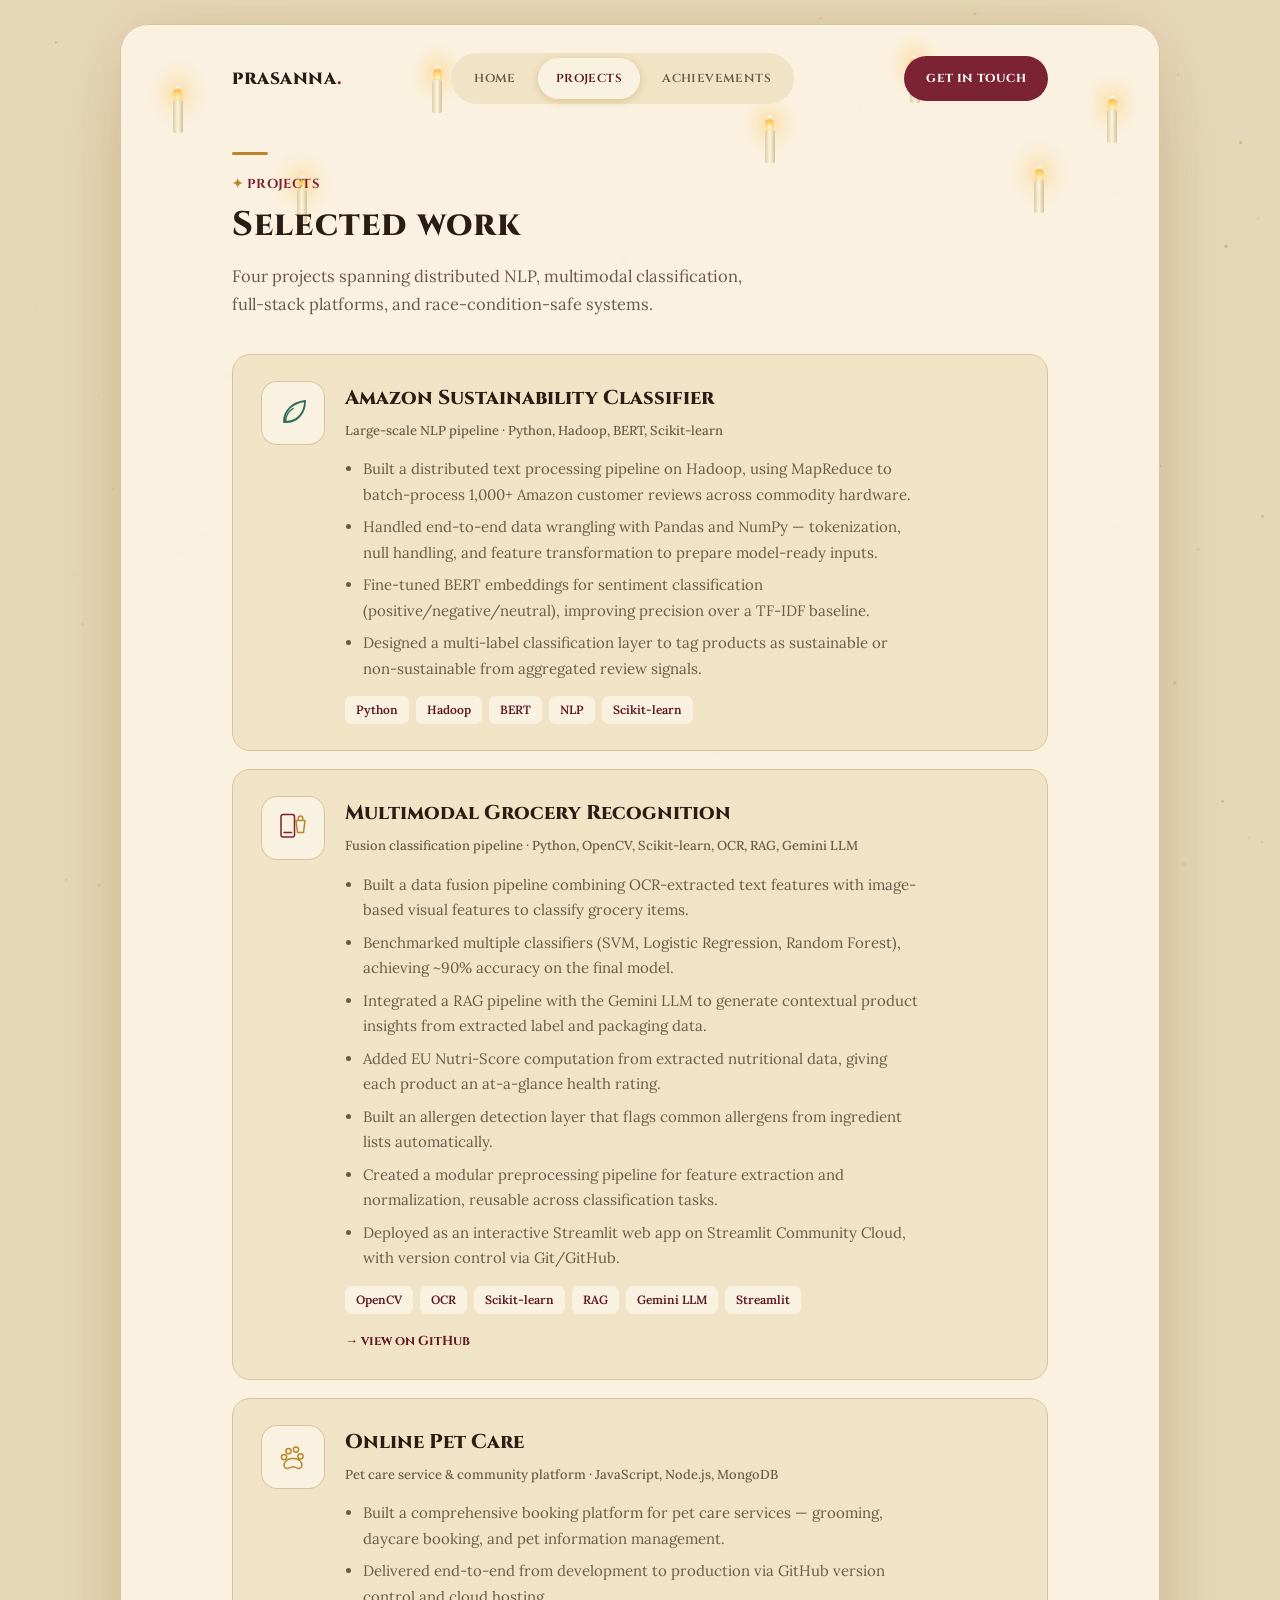
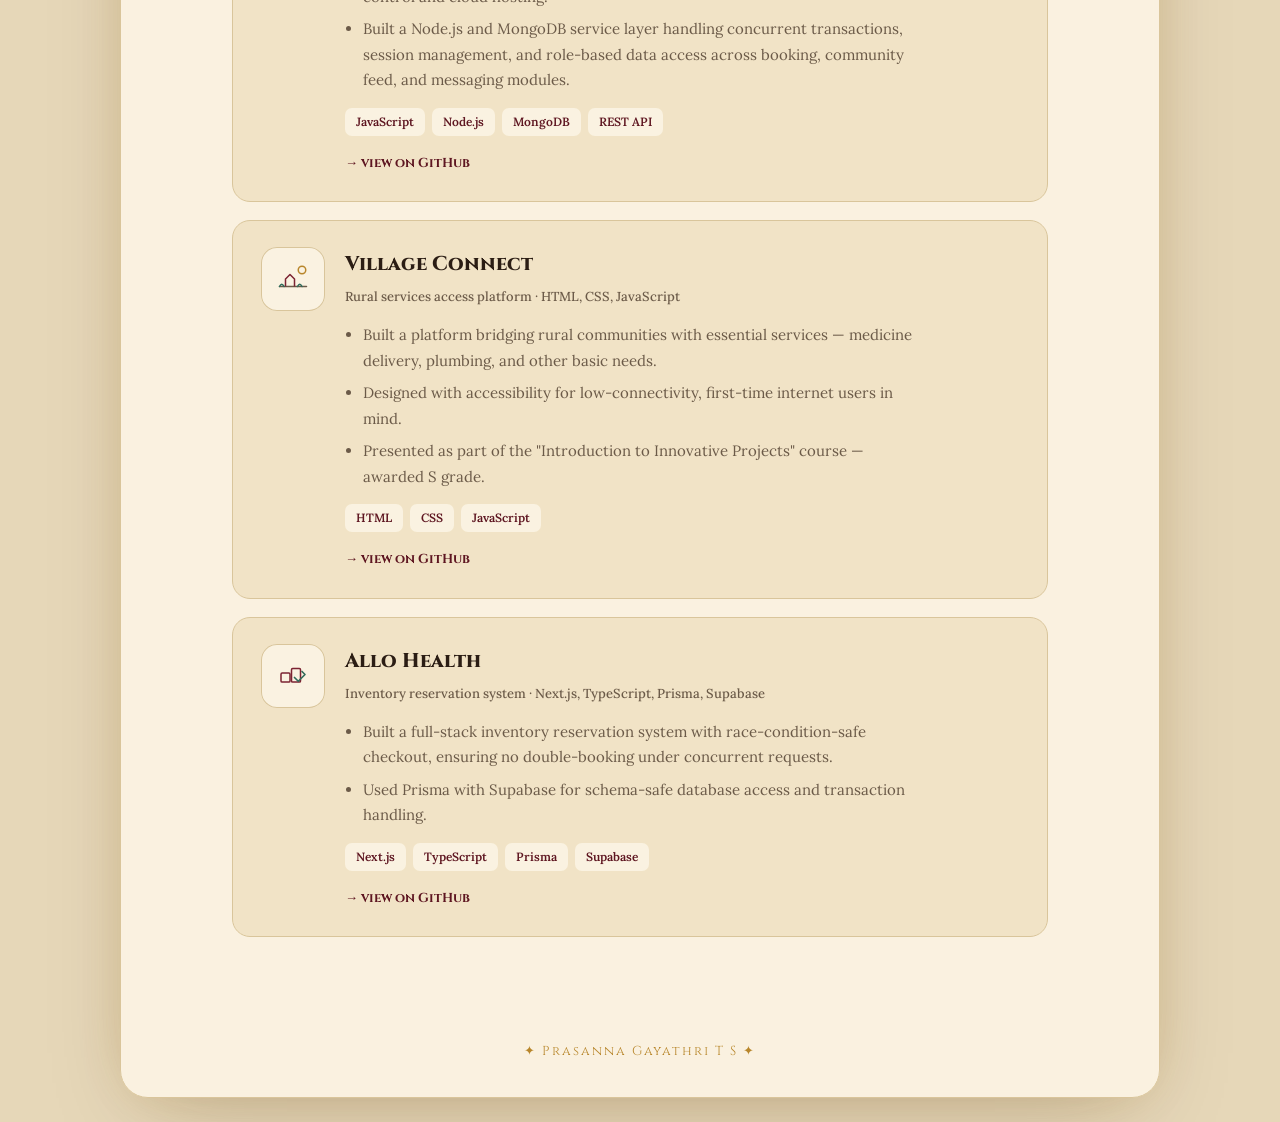
<file: projects (3).html>
<!DOCTYPE html>
<html lang="en">
<head>
<meta charset="UTF-8">
<meta name="viewport" content="width=device-width, initial-scale=1.0">
<title>Projects — Prasanna Gayathri T S</title>
<link rel="stylesheet" href="style.css">
</head>
<body>
<div class="page">

<header class="site">
  <div class="wrap">
    <div class="navbar">
      <div class="brand">prasanna<span>.</span></div>
      <nav class="pills">
        <a href="index.html">home</a>
        <a href="projects.html" class="current">projects</a>
        <a href="achievements.html">achievements</a>
      </nav>
      <a class="nav-cta" href="index.html#contact">get in touch</a>
    </div>
  </div>
</header>

<main>
  <div class="wrap" style="padding-top:48px;">
    <div class="eyebrow-line"></div>
    <div class="eyebrow">projects</div>
    <h1 style="font-size:34px;">Selected work</h1>
    <p class="lede">Four projects spanning distributed NLP, multimodal classification, full-stack platforms, and race-condition-safe systems.</p>

    <div class="section" style="border-top:none;padding-top:36px;">

      <div class="project">
        <div class="project-row">
          <div class="project-icon">
            <svg width="36" height="36" viewBox="0 0 48 48" fill="none">
              <path d="M12 36C12 20 24 10 40 8C40 24 30 36 14 36" stroke="var(--teal)" stroke-width="2.5" stroke-linecap="round"/>
              <path d="M14 36C14 28 18 22 24 18" stroke="var(--teal)" stroke-width="2" stroke-linecap="round"/>
            </svg>
          </div>
          <div class="project-content">
            <div class="project-name">Amazon Sustainability Classifier</div>
            <div class="project-meta">Large-scale NLP pipeline · Python, Hadoop, BERT, Scikit-learn</div>
            <ul class="project-desc">
              <li>Built a distributed text processing pipeline on Hadoop, using MapReduce to batch-process 1,000+ Amazon customer reviews across commodity hardware.</li>
              <li>Handled end-to-end data wrangling with Pandas and NumPy — tokenization, null handling, and feature transformation to prepare model-ready inputs.</li>
              <li>Fine-tuned BERT embeddings for sentiment classification (positive/negative/neutral), improving precision over a TF-IDF baseline.</li>
              <li>Designed a multi-label classification layer to tag products as sustainable or non-sustainable from aggregated review signals.</li>
            </ul>
            <div class="project-tags">
              <span class="tag">Python</span><span class="tag">Hadoop</span><span class="tag">BERT</span><span class="tag">NLP</span><span class="tag">Scikit-learn</span>
            </div>
          </div>
        </div>
      </div>

      <div class="project">
        <div class="project-row">
          <div class="project-icon">
            <svg width="36" height="36" viewBox="0 0 48 48" fill="none">
              <rect x="8" y="6" width="18" height="30" rx="3" stroke="var(--violet)" stroke-width="2"/>
              <line x1="12" y1="30" x2="22" y2="30" stroke="var(--violet)" stroke-width="2" stroke-linecap="round"/>
              <path d="M28 14h12l-2 16H30l-2-16z" stroke="var(--coral)" stroke-width="2" stroke-linejoin="round"/>
              <path d="M31 14v-3a3 3 0 0 1 6 0v3" stroke="var(--coral)" stroke-width="2"/>
            </svg>
          </div>
          <div class="project-content">
            <div class="project-name">Multimodal Grocery Recognition</div>
            <div class="project-meta">Fusion classification pipeline · Python, OpenCV, Scikit-learn, OCR, RAG, Gemini LLM</div>
            <ul class="project-desc">
              <li>Built a data fusion pipeline combining OCR-extracted text features with image-based visual features to classify grocery items.</li>
              <li>Benchmarked multiple classifiers (SVM, Logistic Regression, Random Forest), achieving ~90% accuracy on the final model.</li>
              <li>Integrated a RAG pipeline with the Gemini LLM to generate contextual product insights from extracted label and packaging data.</li>
              <li>Added EU Nutri-Score computation from extracted nutritional data, giving each product an at-a-glance health rating.</li>
              <li>Built an allergen detection layer that flags common allergens from ingredient lists automatically.</li>
              <li>Created a modular preprocessing pipeline for feature extraction and normalization, reusable across classification tasks.</li>
              <li>Deployed as an interactive Streamlit web app on Streamlit Community Cloud, with version control via Git/GitHub.</li>
            </ul>
            <div class="project-tags">
              <span class="tag">OpenCV</span><span class="tag">OCR</span><span class="tag">Scikit-learn</span><span class="tag">RAG</span><span class="tag">Gemini LLM</span><span class="tag">Streamlit</span>
            </div>
            <a class="project-link" href="https://github.com/Prasanna-Gayathri/grocery-recognition" target="_blank" rel="noopener">→ view on GitHub</a>
          </div>
        </div>
      </div>

      <div class="project">
        <div class="project-row">
          <div class="project-icon">
            <svg width="36" height="36" viewBox="0 0 48 48" fill="none">
              <circle cx="18" cy="16" r="3.5" stroke="var(--coral)" stroke-width="2"/>
              <circle cx="28" cy="14" r="3.5" stroke="var(--coral)" stroke-width="2"/>
              <circle cx="12" cy="24" r="3.5" stroke="var(--coral)" stroke-width="2"/>
              <circle cx="34" cy="23" r="3.5" stroke="var(--coral)" stroke-width="2"/>
              <path d="M23 26c-7 0-11 5-11 9 0 3 3 5 6 4 3-1 4-2 6-2s3 1 6 2c3 1 6-1 6-4 0-4-4-9-11-9z" stroke="var(--coral)" stroke-width="2" stroke-linejoin="round"/>
            </svg>
          </div>
          <div class="project-content">
            <div class="project-name">Online Pet Care</div>
            <div class="project-meta">Pet care service &amp; community platform · JavaScript, Node.js, MongoDB</div>
            <ul class="project-desc">
              <li>Built a comprehensive booking platform for pet care services — grooming, daycare booking, and pet information management.</li>
              <li>Delivered end-to-end from development to production via GitHub version control and cloud hosting.</li>
              <li>Built a Node.js and MongoDB service layer handling concurrent transactions, session management, and role-based data access across booking, community feed, and messaging modules.</li>
            </ul>
            <div class="project-tags">
              <span class="tag">JavaScript</span><span class="tag">Node.js</span><span class="tag">MongoDB</span><span class="tag">REST API</span>
            </div>
            <a class="project-link" href="https://github.com/Prasanna-Gayathri/Online-Pet-care" target="_blank" rel="noopener">→ view on GitHub</a>
          </div>
        </div>
      </div>

      <div class="project">
        <div class="project-row">
          <div class="project-icon">
            <svg width="36" height="36" viewBox="0 0 48 48" fill="none">
              <circle cx="36" cy="12" r="5" stroke="var(--coral)" stroke-width="2"/>
              <path d="M6 34h36" stroke="var(--ink-dim)" stroke-width="2" stroke-linecap="round"/>
              <path d="M14 34V24l6-6 6 6v10" stroke="var(--violet)" stroke-width="2" stroke-linejoin="round"/>
              <path d="M6 34c2-4 4-4 6 0M30 34c2-4 4-4 6 0" stroke="var(--teal)" stroke-width="2" stroke-linecap="round"/>
            </svg>
          </div>
          <div class="project-content">
            <div class="project-name">Village Connect</div>
            <div class="project-meta">Rural services access platform · HTML, CSS, JavaScript</div>
            <ul class="project-desc">
              <li>Built a platform bridging rural communities with essential services — medicine delivery, plumbing, and other basic needs.</li>
              <li>Designed with accessibility for low-connectivity, first-time internet users in mind.</li>
              <li>Presented as part of the "Introduction to Innovative Projects" course — awarded S grade.</li>
            </ul>
            <div class="project-tags">
              <span class="tag">HTML</span><span class="tag">CSS</span><span class="tag">JavaScript</span>
            </div>
            <a class="project-link" href="https://github.com/Prasanna-Gayathri/rural-development" target="_blank" rel="noopener">→ view on GitHub</a>
          </div>
        </div>
      </div>

      <div class="project">
        <div class="project-row">
          <div class="project-icon">
            <svg width="36" height="36" viewBox="0 0 48 48" fill="none">
              <rect x="8" y="20" width="12" height="12" rx="1.5" stroke="var(--violet)" stroke-width="2"/>
              <rect x="22" y="14" width="12" height="18" rx="1.5" stroke="var(--violet)" stroke-width="2"/>
              <path d="M36 18l4 4-9 9-5-5" stroke="var(--teal)" stroke-width="2.2" stroke-linecap="round" stroke-linejoin="round"/>
            </svg>
          </div>
          <div class="project-content">
            <div class="project-name">Allo Health</div>
            <div class="project-meta">Inventory reservation system · Next.js, TypeScript, Prisma, Supabase</div>
            <ul class="project-desc">
              <li>Built a full-stack inventory reservation system with race-condition-safe checkout, ensuring no double-booking under concurrent requests.</li>
              <li>Used Prisma with Supabase for schema-safe database access and transaction handling.</li>
            </ul>
            <div class="project-tags">
              <span class="tag">Next.js</span><span class="tag">TypeScript</span><span class="tag">Prisma</span><span class="tag">Supabase</span>
            </div>
            <a class="project-link" href="https://github.com/Prasanna-Gayathri/allo-health" target="_blank" rel="noopener">→ view on GitHub</a>
          </div>
        </div>
      </div>

    </div>
  </div>
</main>

<footer class="site"></footer>

</div>
<script src="assets/script.js"></script>
</body>
</html>
</file>
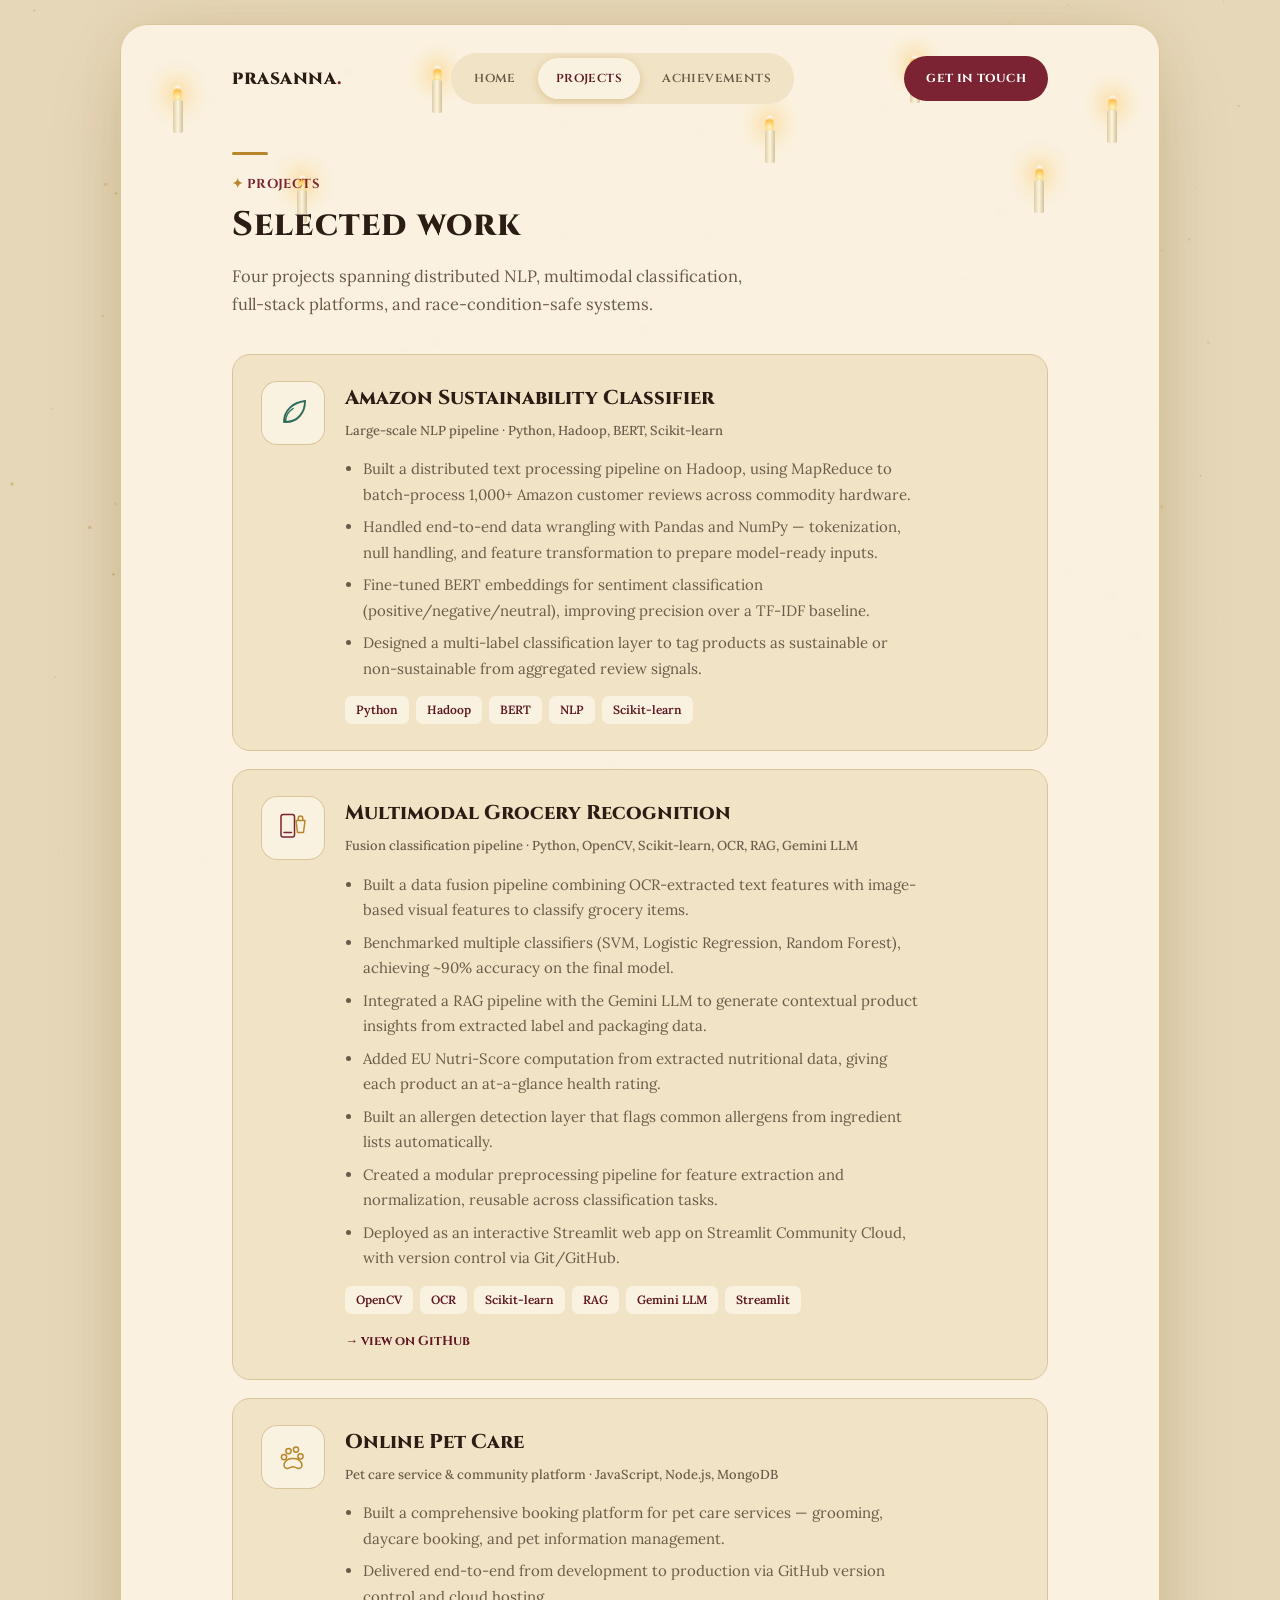
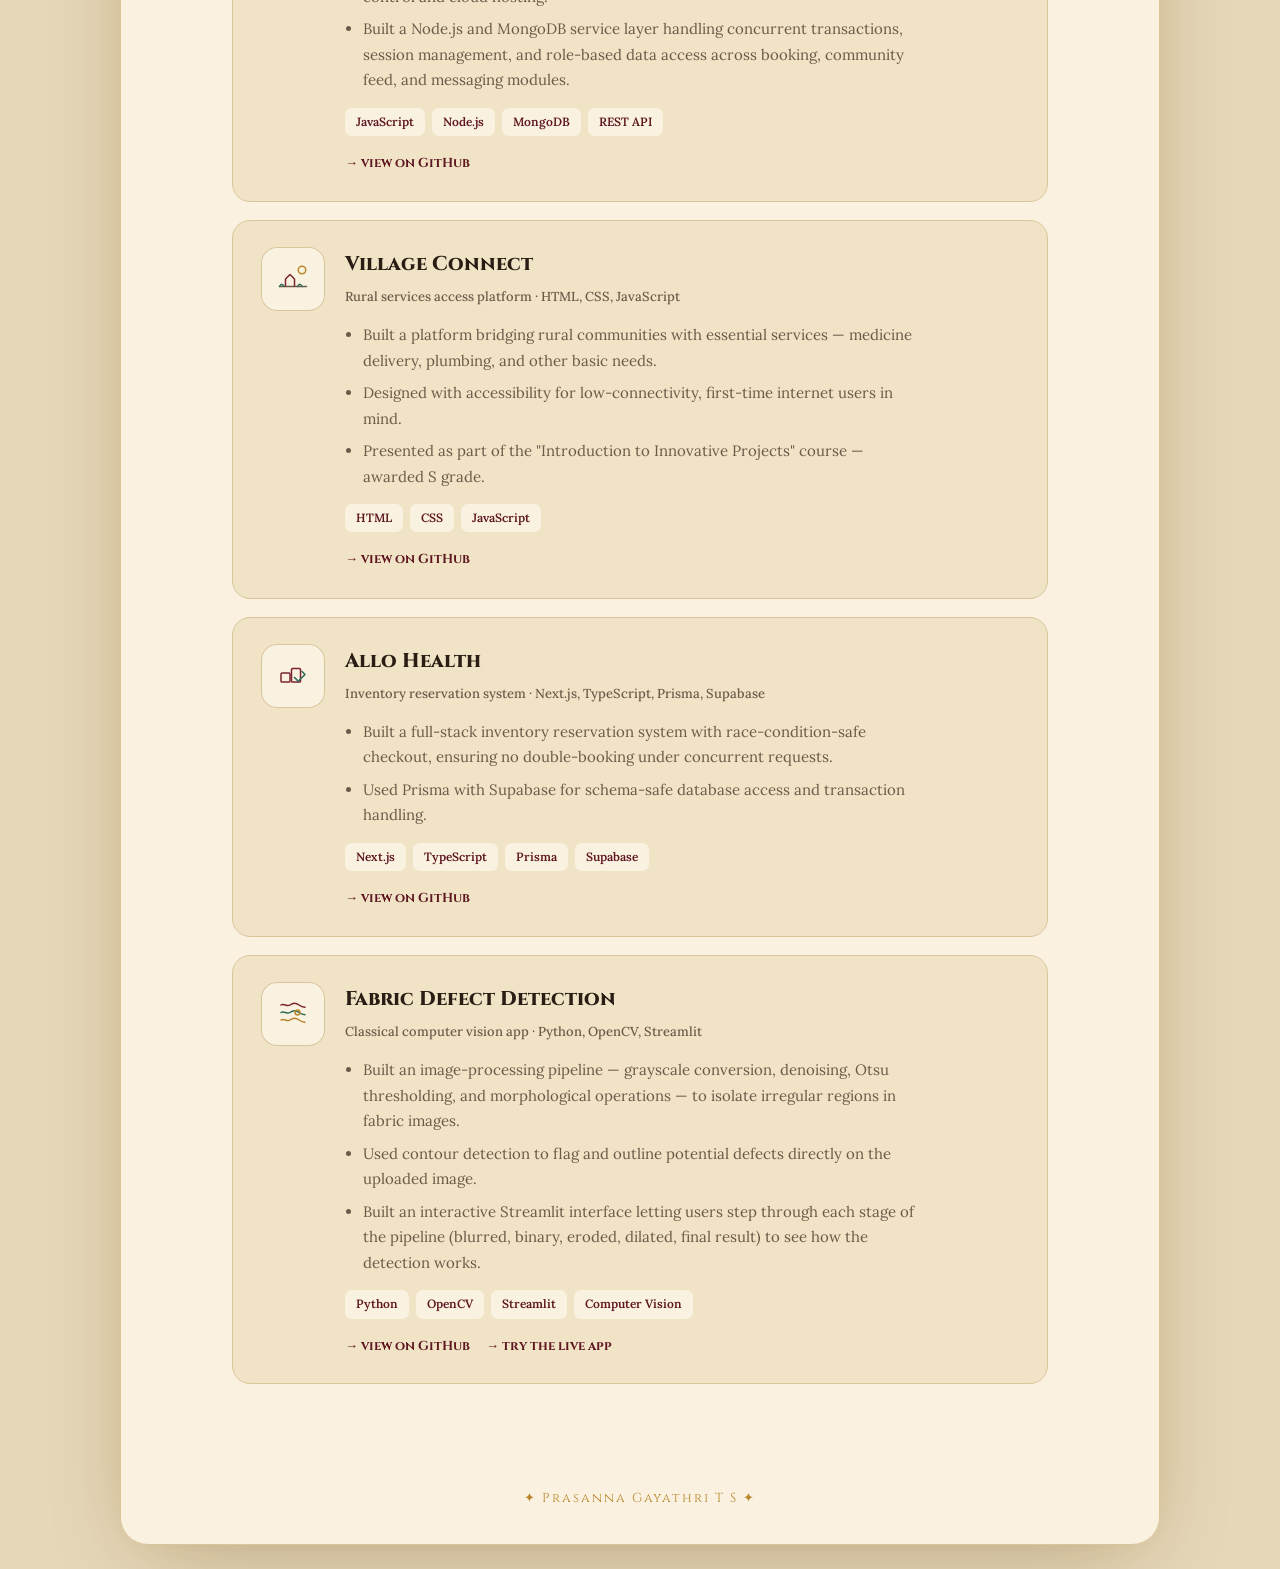
<file: projects (4).html>
<!DOCTYPE html>
<html lang="en">
<head>
<meta charset="UTF-8">
<meta name="viewport" content="width=device-width, initial-scale=1.0">
<title>Projects — Prasanna Gayathri T S</title>
<link rel="stylesheet" href="style.css">
</head>
<body>
<div class="page">

<header class="site">
  <div class="wrap">
    <div class="navbar">
      <div class="brand">prasanna<span>.</span></div>
      <nav class="pills">
        <a href="index.html">home</a>
        <a href="projects.html" class="current">projects</a>
        <a href="achievements.html">achievements</a>
      </nav>
      <a class="nav-cta" href="index.html#contact">get in touch</a>
    </div>
  </div>
</header>

<main>
  <div class="wrap" style="padding-top:48px;">
    <div class="eyebrow-line"></div>
    <div class="eyebrow">projects</div>
    <h1 style="font-size:34px;">Selected work</h1>
    <p class="lede">Four projects spanning distributed NLP, multimodal classification, full-stack platforms, and race-condition-safe systems.</p>

    <div class="section" style="border-top:none;padding-top:36px;">

      <div class="project">
        <div class="project-row">
          <div class="project-icon">
            <svg width="36" height="36" viewBox="0 0 48 48" fill="none">
              <path d="M12 36C12 20 24 10 40 8C40 24 30 36 14 36" stroke="var(--teal)" stroke-width="2.5" stroke-linecap="round"/>
              <path d="M14 36C14 28 18 22 24 18" stroke="var(--teal)" stroke-width="2" stroke-linecap="round"/>
            </svg>
          </div>
          <div class="project-content">
            <div class="project-name">Amazon Sustainability Classifier</div>
            <div class="project-meta">Large-scale NLP pipeline · Python, Hadoop, BERT, Scikit-learn</div>
            <ul class="project-desc">
              <li>Built a distributed text processing pipeline on Hadoop, using MapReduce to batch-process 1,000+ Amazon customer reviews across commodity hardware.</li>
              <li>Handled end-to-end data wrangling with Pandas and NumPy — tokenization, null handling, and feature transformation to prepare model-ready inputs.</li>
              <li>Fine-tuned BERT embeddings for sentiment classification (positive/negative/neutral), improving precision over a TF-IDF baseline.</li>
              <li>Designed a multi-label classification layer to tag products as sustainable or non-sustainable from aggregated review signals.</li>
            </ul>
            <div class="project-tags">
              <span class="tag">Python</span><span class="tag">Hadoop</span><span class="tag">BERT</span><span class="tag">NLP</span><span class="tag">Scikit-learn</span>
            </div>
          </div>
        </div>
      </div>

      <div class="project">
        <div class="project-row">
          <div class="project-icon">
            <svg width="36" height="36" viewBox="0 0 48 48" fill="none">
              <rect x="8" y="6" width="18" height="30" rx="3" stroke="var(--violet)" stroke-width="2"/>
              <line x1="12" y1="30" x2="22" y2="30" stroke="var(--violet)" stroke-width="2" stroke-linecap="round"/>
              <path d="M28 14h12l-2 16H30l-2-16z" stroke="var(--coral)" stroke-width="2" stroke-linejoin="round"/>
              <path d="M31 14v-3a3 3 0 0 1 6 0v3" stroke="var(--coral)" stroke-width="2"/>
            </svg>
          </div>
          <div class="project-content">
            <div class="project-name">Multimodal Grocery Recognition</div>
            <div class="project-meta">Fusion classification pipeline · Python, OpenCV, Scikit-learn, OCR, RAG, Gemini LLM</div>
            <ul class="project-desc">
              <li>Built a data fusion pipeline combining OCR-extracted text features with image-based visual features to classify grocery items.</li>
              <li>Benchmarked multiple classifiers (SVM, Logistic Regression, Random Forest), achieving ~90% accuracy on the final model.</li>
              <li>Integrated a RAG pipeline with the Gemini LLM to generate contextual product insights from extracted label and packaging data.</li>
              <li>Added EU Nutri-Score computation from extracted nutritional data, giving each product an at-a-glance health rating.</li>
              <li>Built an allergen detection layer that flags common allergens from ingredient lists automatically.</li>
              <li>Created a modular preprocessing pipeline for feature extraction and normalization, reusable across classification tasks.</li>
              <li>Deployed as an interactive Streamlit web app on Streamlit Community Cloud, with version control via Git/GitHub.</li>
            </ul>
            <div class="project-tags">
              <span class="tag">OpenCV</span><span class="tag">OCR</span><span class="tag">Scikit-learn</span><span class="tag">RAG</span><span class="tag">Gemini LLM</span><span class="tag">Streamlit</span>
            </div>
            <a class="project-link" href="https://github.com/Prasanna-Gayathri/grocery-recognition" target="_blank" rel="noopener">→ view on GitHub</a>
          </div>
        </div>
      </div>

      <div class="project">
        <div class="project-row">
          <div class="project-icon">
            <svg width="36" height="36" viewBox="0 0 48 48" fill="none">
              <circle cx="18" cy="16" r="3.5" stroke="var(--coral)" stroke-width="2"/>
              <circle cx="28" cy="14" r="3.5" stroke="var(--coral)" stroke-width="2"/>
              <circle cx="12" cy="24" r="3.5" stroke="var(--coral)" stroke-width="2"/>
              <circle cx="34" cy="23" r="3.5" stroke="var(--coral)" stroke-width="2"/>
              <path d="M23 26c-7 0-11 5-11 9 0 3 3 5 6 4 3-1 4-2 6-2s3 1 6 2c3 1 6-1 6-4 0-4-4-9-11-9z" stroke="var(--coral)" stroke-width="2" stroke-linejoin="round"/>
            </svg>
          </div>
          <div class="project-content">
            <div class="project-name">Online Pet Care</div>
            <div class="project-meta">Pet care service &amp; community platform · JavaScript, Node.js, MongoDB</div>
            <ul class="project-desc">
              <li>Built a comprehensive booking platform for pet care services — grooming, daycare booking, and pet information management.</li>
              <li>Delivered end-to-end from development to production via GitHub version control and cloud hosting.</li>
              <li>Built a Node.js and MongoDB service layer handling concurrent transactions, session management, and role-based data access across booking, community feed, and messaging modules.</li>
            </ul>
            <div class="project-tags">
              <span class="tag">JavaScript</span><span class="tag">Node.js</span><span class="tag">MongoDB</span><span class="tag">REST API</span>
            </div>
            <a class="project-link" href="https://github.com/Prasanna-Gayathri/Online-Pet-care" target="_blank" rel="noopener">→ view on GitHub</a>
          </div>
        </div>
      </div>

      <div class="project">
        <div class="project-row">
          <div class="project-icon">
            <svg width="36" height="36" viewBox="0 0 48 48" fill="none">
              <circle cx="36" cy="12" r="5" stroke="var(--coral)" stroke-width="2"/>
              <path d="M6 34h36" stroke="var(--ink-dim)" stroke-width="2" stroke-linecap="round"/>
              <path d="M14 34V24l6-6 6 6v10" stroke="var(--violet)" stroke-width="2" stroke-linejoin="round"/>
              <path d="M6 34c2-4 4-4 6 0M30 34c2-4 4-4 6 0" stroke="var(--teal)" stroke-width="2" stroke-linecap="round"/>
            </svg>
          </div>
          <div class="project-content">
            <div class="project-name">Village Connect</div>
            <div class="project-meta">Rural services access platform · HTML, CSS, JavaScript</div>
            <ul class="project-desc">
              <li>Built a platform bridging rural communities with essential services — medicine delivery, plumbing, and other basic needs.</li>
              <li>Designed with accessibility for low-connectivity, first-time internet users in mind.</li>
              <li>Presented as part of the "Introduction to Innovative Projects" course — awarded S grade.</li>
            </ul>
            <div class="project-tags">
              <span class="tag">HTML</span><span class="tag">CSS</span><span class="tag">JavaScript</span>
            </div>
            <a class="project-link" href="https://github.com/Prasanna-Gayathri/rural-development" target="_blank" rel="noopener">→ view on GitHub</a>
          </div>
        </div>
      </div>

      <div class="project">
        <div class="project-row">
          <div class="project-icon">
            <svg width="36" height="36" viewBox="0 0 48 48" fill="none">
              <rect x="8" y="20" width="12" height="12" rx="1.5" stroke="var(--violet)" stroke-width="2"/>
              <rect x="22" y="14" width="12" height="18" rx="1.5" stroke="var(--violet)" stroke-width="2"/>
              <path d="M36 18l4 4-9 9-5-5" stroke="var(--teal)" stroke-width="2.2" stroke-linecap="round" stroke-linejoin="round"/>
            </svg>
          </div>
          <div class="project-content">
            <div class="project-name">Allo Health</div>
            <div class="project-meta">Inventory reservation system · Next.js, TypeScript, Prisma, Supabase</div>
            <ul class="project-desc">
              <li>Built a full-stack inventory reservation system with race-condition-safe checkout, ensuring no double-booking under concurrent requests.</li>
              <li>Used Prisma with Supabase for schema-safe database access and transaction handling.</li>
            </ul>
            <div class="project-tags">
              <span class="tag">Next.js</span><span class="tag">TypeScript</span><span class="tag">Prisma</span><span class="tag">Supabase</span>
            </div>
            <a class="project-link" href="https://github.com/Prasanna-Gayathri/allo-health" target="_blank" rel="noopener">→ view on GitHub</a>
          </div>
        </div>
      </div>

      <div class="project">
        <div class="project-row">
          <div class="project-icon">
            <svg width="36" height="36" viewBox="0 0 48 48" fill="none">
              <path d="M8 12c4-3 8 3 12 0s8-3 12 0s8 3 8 3" stroke="var(--violet)" stroke-width="2" stroke-linecap="round"/>
              <path d="M8 22c4-3 8 3 12 0s8-3 12 0s8 3 8 3" stroke="var(--teal)" stroke-width="2" stroke-linecap="round"/>
              <path d="M8 32c4-3 8 3 12 0s8-3 12 0s8 3 8 3" stroke="var(--coral)" stroke-width="2" stroke-linecap="round"/>
              <circle cx="30" cy="22" r="3.2" stroke="var(--coral)" stroke-width="2"/>
            </svg>
          </div>
          <div class="project-content">
            <div class="project-name">Fabric Defect Detection</div>
            <div class="project-meta">Classical computer vision app · Python, OpenCV, Streamlit</div>
            <ul class="project-desc">
              <li>Built an image-processing pipeline — grayscale conversion, denoising, Otsu thresholding, and morphological operations — to isolate irregular regions in fabric images.</li>
              <li>Used contour detection to flag and outline potential defects directly on the uploaded image.</li>
              <li>Built an interactive Streamlit interface letting users step through each stage of the pipeline (blurred, binary, eroded, dilated, final result) to see how the detection works.</li>
            </ul>
            <div class="project-tags">
              <span class="tag">Python</span><span class="tag">OpenCV</span><span class="tag">Streamlit</span><span class="tag">Computer Vision</span>
            </div>
            <div style="display:flex;gap:16px;flex-wrap:wrap;">
              <a class="project-link" href="https://github.com/Prasanna-Gayathri/fabric-defect-detection" target="_blank" rel="noopener">→ view on GitHub</a>
              <a class="project-link" href="https://fabric-defect-detection-axgtlex55d9n57avumccpa.streamlit.app/" target="_blank" rel="noopener">→ try the live app</a>
            </div>
          </div>
        </div>
      </div>

    </div>
  </div>
</main>

<footer class="site"></footer>

</div>
<script src="assets/script.js"></script>
</body>
</html>
</file>
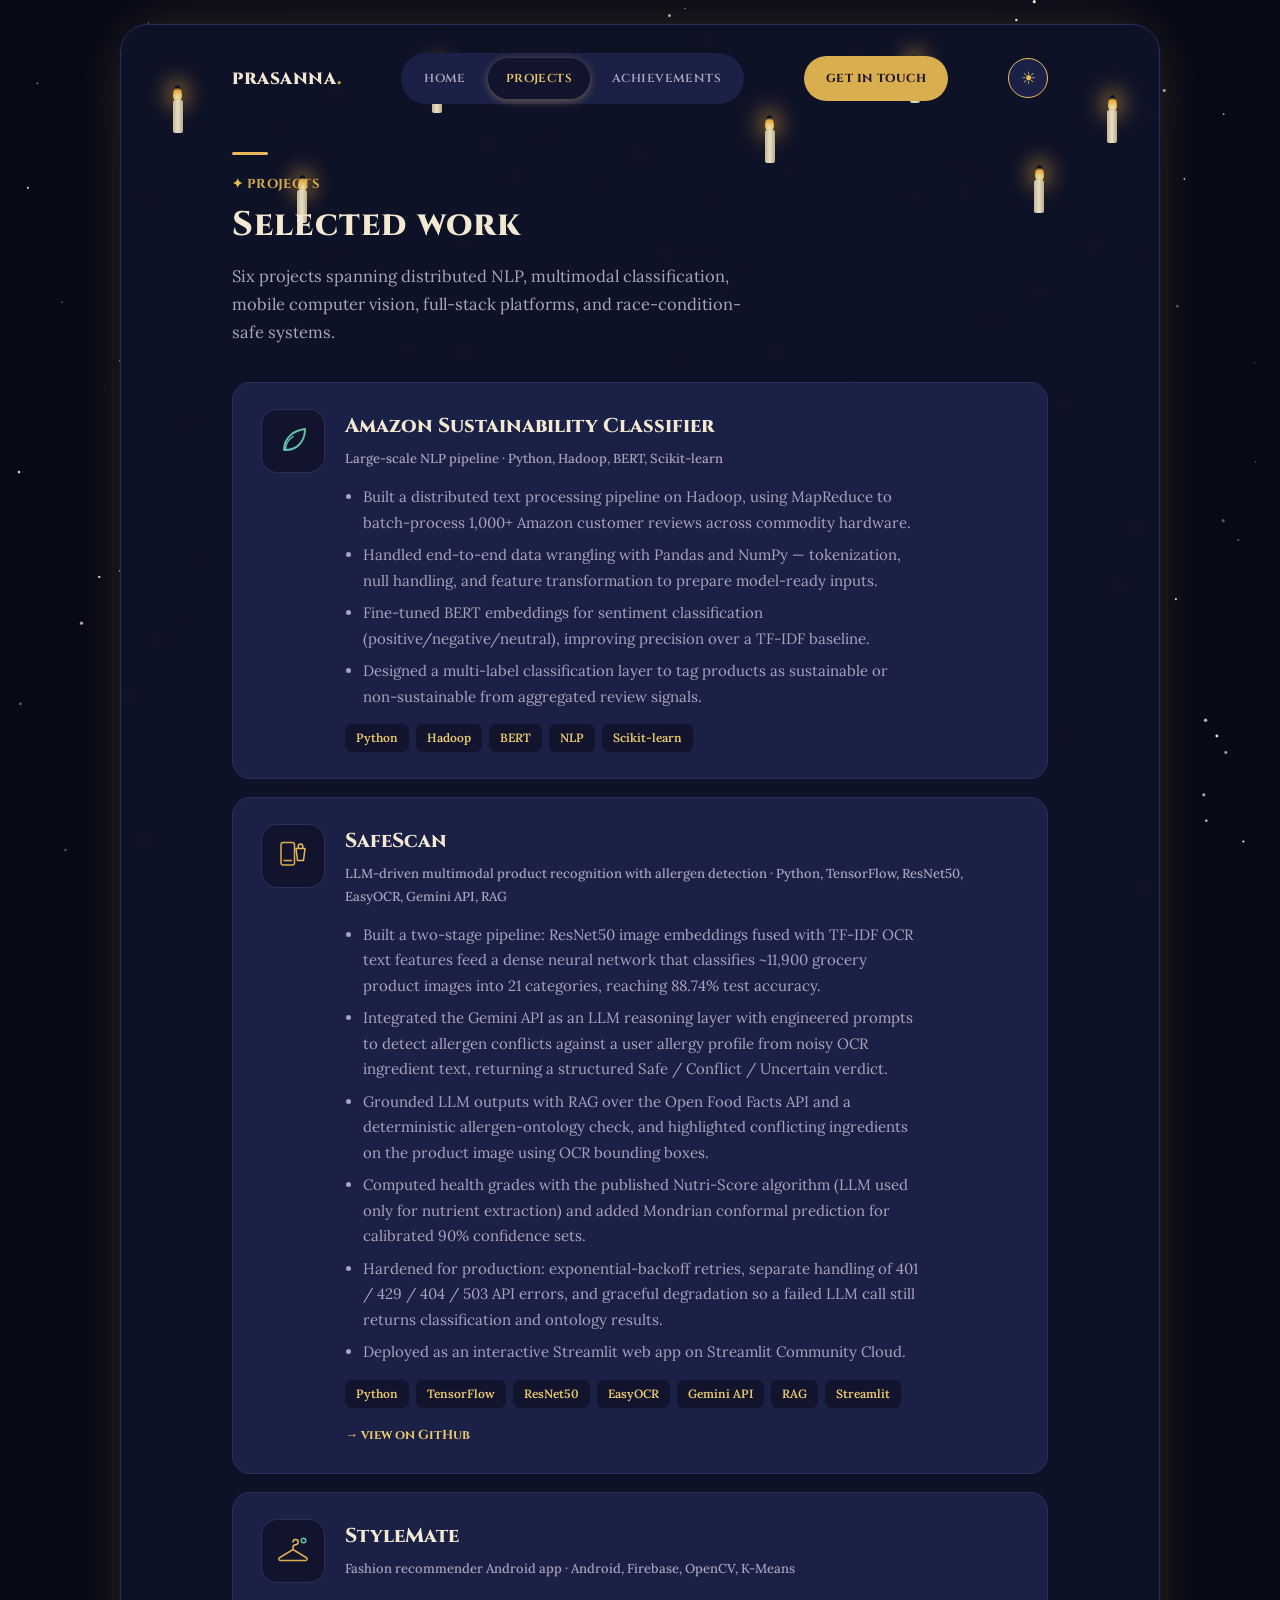
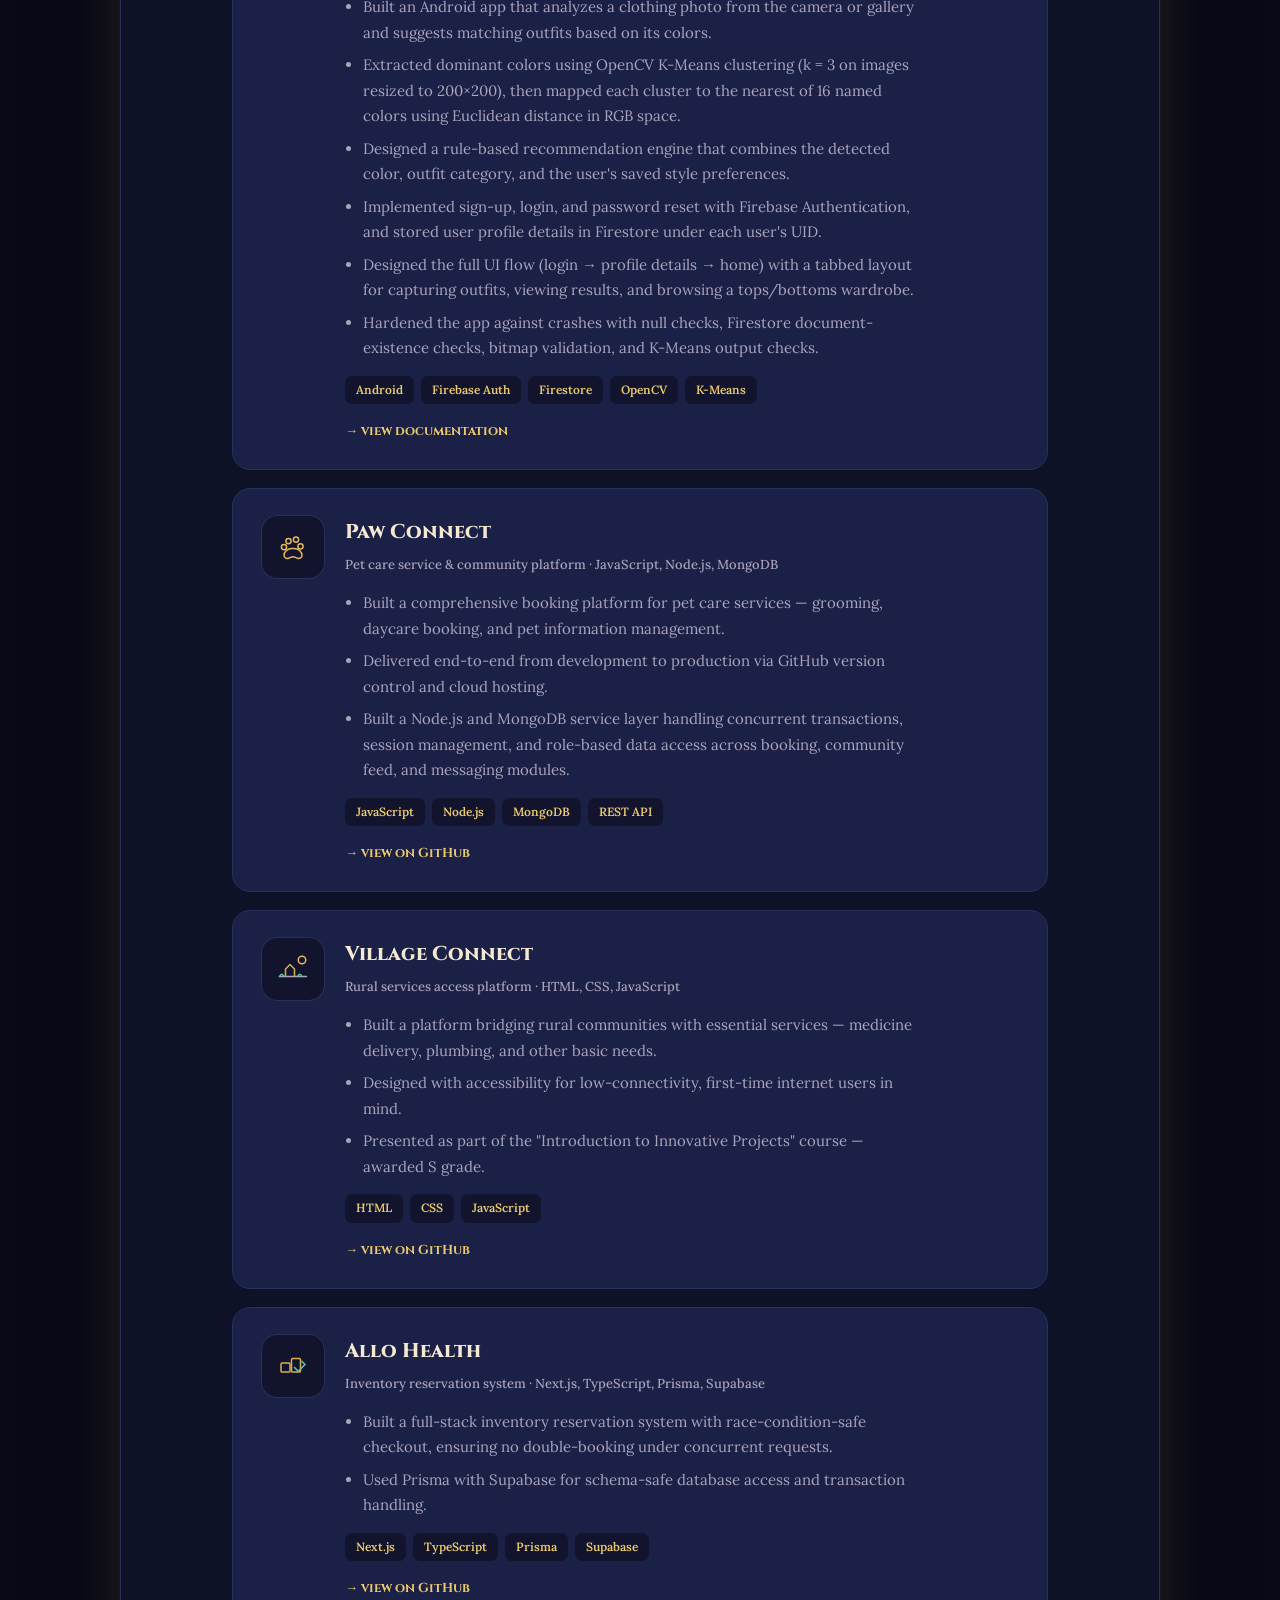
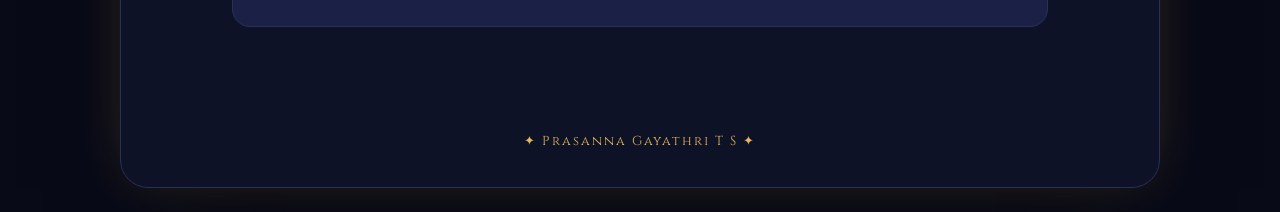
<file: projects.html>
<!DOCTYPE html>
<html lang="en">
<head>
<meta charset="UTF-8">
<meta name="viewport" content="width=device-width, initial-scale=1.0">
<title>Projects — Prasanna Gayathri T S</title>
<script>(function(){var t=null;try{t=localStorage.getItem("theme")}catch(e){}document.documentElement.setAttribute("data-theme",t||"dark")})();</script>
<link rel="stylesheet" href="style.css">
</head>
<body>
<div class="page">

<header class="site">
  <div class="wrap">
    <div class="navbar">
      <div class="brand">prasanna<span>.</span></div>
      <nav class="pills">
        <a href="index.html">home</a>
        <a href="projects.html" class="current">projects</a>
        <a href="achievements.html">achievements</a>
      </nav>
      <a class="nav-cta" href="index.html#contact">get in touch</a>
      <button class="theme-toggle" id="themeToggle" aria-label="Toggle light and dark theme" title="Toggle theme"></button>
    </div>
  </div>
</header>

<main>
  <div class="wrap" style="padding-top:48px;">
    <div class="eyebrow-line"></div>
    <div class="eyebrow">projects</div>
    <h1 style="font-size:34px;">Selected work</h1>
    <p class="lede">Six projects spanning distributed NLP, multimodal classification, mobile computer vision, full-stack platforms, and race-condition-safe systems.</p>

    <div class="section" style="border-top:none;padding-top:36px;">

      <div class="project">
        <div class="project-row">
          <div class="project-icon">
            <svg width="36" height="36" viewBox="0 0 48 48" fill="none">
              <path d="M12 36C12 20 24 10 40 8C40 24 30 36 14 36" stroke="var(--teal)" stroke-width="2.5" stroke-linecap="round"/>
              <path d="M14 36C14 28 18 22 24 18" stroke="var(--teal)" stroke-width="2" stroke-linecap="round"/>
            </svg>
          </div>
          <div class="project-content">
            <div class="project-name">Amazon Sustainability Classifier</div>
            <div class="project-meta">Large-scale NLP pipeline · Python, Hadoop, BERT, Scikit-learn</div>
            <ul class="project-desc">
              <li>Built a distributed text processing pipeline on Hadoop, using MapReduce to batch-process 1,000+ Amazon customer reviews across commodity hardware.</li>
              <li>Handled end-to-end data wrangling with Pandas and NumPy — tokenization, null handling, and feature transformation to prepare model-ready inputs.</li>
              <li>Fine-tuned BERT embeddings for sentiment classification (positive/negative/neutral), improving precision over a TF-IDF baseline.</li>
              <li>Designed a multi-label classification layer to tag products as sustainable or non-sustainable from aggregated review signals.</li>
            </ul>
            <div class="project-tags">
              <span class="tag">Python</span><span class="tag">Hadoop</span><span class="tag">BERT</span><span class="tag">NLP</span><span class="tag">Scikit-learn</span>
            </div>
          </div>
        </div>
      </div>

      <div class="project">
        <div class="project-row">
          <div class="project-icon">
            <svg width="36" height="36" viewBox="0 0 48 48" fill="none">
              <rect x="8" y="6" width="18" height="30" rx="3" stroke="var(--violet)" stroke-width="2"/>
              <line x1="12" y1="30" x2="22" y2="30" stroke="var(--violet)" stroke-width="2" stroke-linecap="round"/>
              <path d="M28 14h12l-2 16H30l-2-16z" stroke="var(--coral)" stroke-width="2" stroke-linejoin="round"/>
              <path d="M31 14v-3a3 3 0 0 1 6 0v3" stroke="var(--coral)" stroke-width="2"/>
            </svg>
          </div>
          <div class="project-content">
            <div class="project-name">SafeScan</div>
            <div class="project-meta">LLM-driven multimodal product recognition with allergen detection &middot; Python, TensorFlow, ResNet50, EasyOCR, Gemini API, RAG</div>
            <ul class="project-desc">
              <li>Built a two-stage pipeline: ResNet50 image embeddings fused with TF-IDF OCR text features feed a dense neural network that classifies ~11,900 grocery product images into 21 categories, reaching 88.74% test accuracy.</li>
              <li>Integrated the Gemini API as an LLM reasoning layer with engineered prompts to detect allergen conflicts against a user allergy profile from noisy OCR ingredient text, returning a structured Safe / Conflict / Uncertain verdict.</li>
              <li>Grounded LLM outputs with RAG over the Open Food Facts API and a deterministic allergen-ontology check, and highlighted conflicting ingredients on the product image using OCR bounding boxes.</li>
              <li>Computed health grades with the published Nutri-Score algorithm (LLM used only for nutrient extraction) and added Mondrian conformal prediction for calibrated 90% confidence sets.</li>
              <li>Hardened for production: exponential-backoff retries, separate handling of 401 / 429 / 404 / 503 API errors, and graceful degradation so a failed LLM call still returns classification and ontology results.</li>
              <li>Deployed as an interactive Streamlit web app on Streamlit Community Cloud.</li>
            </ul>
            <div class="project-tags">
              <span class="tag">Python</span><span class="tag">TensorFlow</span><span class="tag">ResNet50</span><span class="tag">EasyOCR</span><span class="tag">Gemini API</span><span class="tag">RAG</span><span class="tag">Streamlit</span>
            </div>
            <a class="project-link" href="https://github.com/Prasanna-Gayathri/grocery-recognition" target="_blank" rel="noopener">→ view on GitHub</a>
          </div>
        </div>
      </div>

      <div class="project">
        <div class="project-row">
          <div class="project-icon">
            <svg width="36" height="36" viewBox="0 0 48 48" fill="none">
              <path d="M24 12a3.5 3.5 0 1 1 3.5 3.5c-1.8 0-3.5 1.2-3.5 3v2" stroke="var(--coral)" stroke-width="2" stroke-linecap="round"/>
              <path d="M24 22L6 33a2 2 0 0 0 1 3.7h34a2 2 0 0 0 1-3.7L24 22z" stroke="var(--violet)" stroke-width="2" stroke-linejoin="round"/>
              <circle cx="38" cy="10" r="3" stroke="var(--teal)" stroke-width="2"/>
            </svg>
          </div>
          <div class="project-content">
            <div class="project-name">StyleMate</div>
            <div class="project-meta">Fashion recommender Android app &middot; Android, Firebase, OpenCV, K-Means</div>
            <ul class="project-desc">
              <li>Built an Android app that analyzes a clothing photo from the camera or gallery and suggests matching outfits based on its colors.</li>
              <li>Extracted dominant colors using OpenCV K-Means clustering (k = 3 on images resized to 200&times;200), then mapped each cluster to the nearest of 16 named colors using Euclidean distance in RGB space.</li>
              <li>Designed a rule-based recommendation engine that combines the detected color, outfit category, and the user's saved style preferences.</li>
              <li>Implemented sign-up, login, and password reset with Firebase Authentication, and stored user profile details in Firestore under each user's UID.</li>
              <li>Designed the full UI flow (login &rarr; profile details &rarr; home) with a tabbed layout for capturing outfits, viewing results, and browsing a tops/bottoms wardrobe.</li>
              <li>Hardened the app against crashes with null checks, Firestore document-existence checks, bitmap validation, and K-Means output checks.</li>
            </ul>
            <div class="project-tags">
              <span class="tag">Android</span><span class="tag">Firebase Auth</span><span class="tag">Firestore</span><span class="tag">OpenCV</span><span class="tag">K-Means</span>
            </div>
            <a class="project-link" href="https://drive.google.com/file/d/1Xksf-PGKjvVt9yq3L0duCsiTmj8h34ZP/view?usp=sharing" target="_blank" rel="noopener">&rarr; view documentation</a>
          </div>
        </div>
      </div>

      <div class="project">
        <div class="project-row">
          <div class="project-icon">
            <svg width="36" height="36" viewBox="0 0 48 48" fill="none">
              <circle cx="18" cy="16" r="3.5" stroke="var(--coral)" stroke-width="2"/>
              <circle cx="28" cy="14" r="3.5" stroke="var(--coral)" stroke-width="2"/>
              <circle cx="12" cy="24" r="3.5" stroke="var(--coral)" stroke-width="2"/>
              <circle cx="34" cy="23" r="3.5" stroke="var(--coral)" stroke-width="2"/>
              <path d="M23 26c-7 0-11 5-11 9 0 3 3 5 6 4 3-1 4-2 6-2s3 1 6 2c3 1 6-1 6-4 0-4-4-9-11-9z" stroke="var(--coral)" stroke-width="2" stroke-linejoin="round"/>
            </svg>
          </div>
          <div class="project-content">
            <div class="project-name">Paw Connect</div>
            <div class="project-meta">Pet care service &amp; community platform · JavaScript, Node.js, MongoDB</div>
            <ul class="project-desc">
              <li>Built a comprehensive booking platform for pet care services — grooming, daycare booking, and pet information management.</li>
              <li>Delivered end-to-end from development to production via GitHub version control and cloud hosting.</li>
              <li>Built a Node.js and MongoDB service layer handling concurrent transactions, session management, and role-based data access across booking, community feed, and messaging modules.</li>
            </ul>
            <div class="project-tags">
              <span class="tag">JavaScript</span><span class="tag">Node.js</span><span class="tag">MongoDB</span><span class="tag">REST API</span>
            </div>
            <a class="project-link" href="https://github.com/Prasanna-Gayathri/Online-Pet-care" target="_blank" rel="noopener">→ view on GitHub</a>
          </div>
        </div>
      </div>

      <div class="project">
        <div class="project-row">
          <div class="project-icon">
            <svg width="36" height="36" viewBox="0 0 48 48" fill="none">
              <circle cx="36" cy="12" r="5" stroke="var(--coral)" stroke-width="2"/>
              <path d="M6 34h36" stroke="var(--ink-dim)" stroke-width="2" stroke-linecap="round"/>
              <path d="M14 34V24l6-6 6 6v10" stroke="var(--violet)" stroke-width="2" stroke-linejoin="round"/>
              <path d="M6 34c2-4 4-4 6 0M30 34c2-4 4-4 6 0" stroke="var(--teal)" stroke-width="2" stroke-linecap="round"/>
            </svg>
          </div>
          <div class="project-content">
            <div class="project-name">Village Connect</div>
            <div class="project-meta">Rural services access platform · HTML, CSS, JavaScript</div>
            <ul class="project-desc">
              <li>Built a platform bridging rural communities with essential services — medicine delivery, plumbing, and other basic needs.</li>
              <li>Designed with accessibility for low-connectivity, first-time internet users in mind.</li>
              <li>Presented as part of the "Introduction to Innovative Projects" course — awarded S grade.</li>
            </ul>
            <div class="project-tags">
              <span class="tag">HTML</span><span class="tag">CSS</span><span class="tag">JavaScript</span>
            </div>
            <a class="project-link" href="https://github.com/Prasanna-Gayathri/rural-development" target="_blank" rel="noopener">→ view on GitHub</a>
          </div>
        </div>
      </div>

      <div class="project">
        <div class="project-row">
          <div class="project-icon">
            <svg width="36" height="36" viewBox="0 0 48 48" fill="none">
              <rect x="8" y="20" width="12" height="12" rx="1.5" stroke="var(--violet)" stroke-width="2"/>
              <rect x="22" y="14" width="12" height="18" rx="1.5" stroke="var(--violet)" stroke-width="2"/>
              <path d="M36 18l4 4-9 9-5-5" stroke="var(--teal)" stroke-width="2.2" stroke-linecap="round" stroke-linejoin="round"/>
            </svg>
          </div>
          <div class="project-content">
            <div class="project-name">Allo Health</div>
            <div class="project-meta">Inventory reservation system · Next.js, TypeScript, Prisma, Supabase</div>
            <ul class="project-desc">
              <li>Built a full-stack inventory reservation system with race-condition-safe checkout, ensuring no double-booking under concurrent requests.</li>
              <li>Used Prisma with Supabase for schema-safe database access and transaction handling.</li>
            </ul>
            <div class="project-tags">
              <span class="tag">Next.js</span><span class="tag">TypeScript</span><span class="tag">Prisma</span><span class="tag">Supabase</span>
            </div>
            <a class="project-link" href="https://github.com/Prasanna-Gayathri/allo-health" target="_blank" rel="noopener">→ view on GitHub</a>
          </div>
        </div>
      </div>

    </div>
  </div>
</main>

<footer class="site"></footer>

</div>
<script src="assets/script.js"></script>
</body>
</html>
</file>
<file: style.css>
@import url('https://fonts.googleapis.com/css2?family=Cinzel:wght@500;600;700;800&family=Lora:wght@400;500;600&display=swap');
:root{--outer:#E6D7B8;--card:rgba(251,244,228,.93);--ink:#2B1D14;--ink-dim:#6B5A48;--violet:#7B2332;--violet-deep:#5E1621;--violet-soft:#F1E3C6;--coral:#B8862B;--teal:#2F6B5A;--line:#D9C59B;--on-accent:#fff;--hover:#EAD8B2;--glow:rgba(184,134,43,.35);--shadow:rgba(60,35,10,.25);--heading:'Cinzel',Georgia,serif;--sans:'Lora',Georgia,serif;}
:root[data-theme="dark"]{--outer:#080A18;--card:rgba(16,19,42,.9);--ink:#F3E9D2;--ink-dim:#AAA4BC;--violet:#D9AE4E;--violet-deep:#EBC96E;--violet-soft:#1B2046;--coral:#E7B95A;--teal:#5FC4A8;--line:#2A305C;--on-accent:#1a1325;--hover:#252B5A;--glow:rgba(231,185,90,.4);--shadow:rgba(0,0,0,.6);}
*{margin:0;padding:0;box-sizing:border-box;}
html{scroll-behavior:smooth;}
body{
  background:var(--outer);
  color:var(--ink);
  font-family:var(--sans);
  font-size:16.5px;
  line-height:1.7;
  -webkit-font-smoothing:antialiased;
  padding:24px;
}
a{color:inherit;text-decoration:none;}
::selection{background:var(--violet);color:var(--on-accent);}
img{max-width:100%;display:block;}

.page{max-width:1040px;margin:0 auto;background:var(--card);border-radius:28px;box-shadow:0 30px 80px -30px var(--shadow);overflow:hidden;}
.wrap{max-width:880px;margin:0 auto;padding:0 32px;}

/* ---------- NAV ---------- */
header.site{padding:28px 0 0;}
.navbar{display:flex;align-items:center;justify-content:space-between;gap:20px;flex-wrap:wrap;}
.brand{font-family:var(--heading);font-size:19px;font-weight:800;color:var(--ink);}
.brand span{color:var(--violet);}
.pills{display:flex;align-items:center;gap:4px;background:var(--violet-soft);padding:5px;border-radius:999px;}
.pills a{
  font-family:var(--heading);font-size:13.5px;font-weight:600;color:var(--ink-dim);
  padding:9px 18px;border-radius:999px;transition:all .15s ease;
}
.pills a:hover{color:var(--ink);}
.pills a.current{background:var(--card);color:var(--violet-deep);box-shadow:0 2px 8px var(--glow);}
.nav-cta{
  font-family:var(--heading);font-weight:700;font-size:13.5px;color:var(--on-accent);
  background:var(--violet);padding:11px 22px;border-radius:999px;white-space:nowrap;
  transition:background .15s ease;
}
.nav-cta:hover{background:var(--violet-deep);}

/* ---------- HERO ---------- */
.hero{display:flex;align-items:center;gap:40px;padding:56px 0 40px;flex-wrap:wrap;}
.hero-text{flex:1;min-width:280px;}
.eyebrow-line{width:36px;height:3px;background:var(--coral);border-radius:2px;margin-bottom:18px;}
.eyebrow{
  font-family:var(--heading);font-size:13px;color:var(--violet);
  text-transform:uppercase;letter-spacing:0.07em;margin-bottom:10px;font-weight:700;
}
h1{font-family:var(--heading);font-size:40px;font-weight:800;line-height:1.2;letter-spacing:-0.01em;}
h1 .accent{color:var(--violet);}
h2{font-family:var(--heading);font-size:27px;font-weight:800;margin-bottom:22px;}
h3{font-family:var(--heading);font-size:19px;font-weight:700;}
.lede{font-size:16.5px;color:var(--ink-dim);max-width:52ch;margin-top:16px;}

.avatar-ring{
  width:200px;height:200px;border-radius:50%;background:var(--violet);
  display:flex;align-items:center;justify-content:center;flex:none;position:relative;
}
.avatar-ring::before{
  content:"";position:absolute;inset:12px;border-radius:50%;background:var(--card);
}
.avatar-initials{
  position:relative;z-index:1;font-family:var(--heading);font-size:52px;font-weight:800;color:var(--violet-deep);
}

.hero-cta{margin-top:26px;display:flex;gap:12px;flex-wrap:wrap;}
.btn{
  font-family:var(--heading);font-size:14px;font-weight:700;padding:13px 24px;border-radius:12px;
  transition:all .15s ease;
}
.btn.primary{background:var(--violet);color:var(--on-accent);}
.btn.primary:hover{background:var(--violet-deep);}
.btn.ghost{background:var(--violet-soft);color:var(--violet-deep);}
.btn.ghost:hover{background:var(--hover);}

/* ---------- SIGNAL STRIP ---------- */
.signal-strip{display:flex;gap:14px;margin-top:44px;flex-wrap:wrap;}
.signal{flex:1;min-width:120px;background:var(--violet-soft);border-radius:16px;padding:18px 20px;}
.signal .val{font-family:var(--heading);font-size:24px;color:var(--violet-deep);font-weight:800;}
.signal .lbl{font-size:12.5px;color:var(--ink-dim);margin-top:4px;font-weight:500;}

/* ---------- SECTION ---------- */
.section{padding:52px 0;border-top:1px solid var(--line);}

/* ---------- SKILLS ---------- */
.skill-grid{display:grid;grid-template-columns:repeat(auto-fit,minmax(220px,1fr));gap:18px;}
.skill-card{background:var(--violet-soft);border-radius:16px;padding:20px;}
.skill-card h4{font-family:var(--heading);font-size:13.5px;color:var(--violet-deep);margin-bottom:10px;font-weight:700;}
.pill-row{display:flex;flex-wrap:wrap;gap:7px;}
.pill{font-size:13px;padding:5px 12px;border-radius:8px;background:var(--card);color:var(--ink);font-weight:500;}

/* ---------- PROJECT CARDS ---------- */
.project{background:var(--violet-soft);border-radius:18px;padding:26px 28px;margin-bottom:18px;}
.project-name{font-family:var(--heading);font-size:20px;font-weight:800;}
.project-meta{font-size:13px;color:var(--ink-dim);margin-top:5px;font-weight:500;}
.project-desc{margin-top:14px;color:var(--ink-dim);font-size:15px;max-width:64ch;}
.project-desc li{margin-left:18px;margin-top:7px;}
.project-tags{margin-top:15px;display:flex;flex-wrap:wrap;gap:7px;}
.tag{font-size:12px;padding:4px 11px;border-radius:7px;background:var(--card);color:var(--violet-deep);font-weight:600;}
.project-link{
  font-family:var(--heading);font-size:13px;font-weight:700;color:var(--violet-deep);
  display:inline-flex;align-items:center;gap:5px;margin-top:16px;
}
.project-link:hover{text-decoration:underline;}

/* ---------- ENTRY (experience/education) ---------- */
.entry{display:grid;grid-template-columns:130px 1fr;gap:20px;padding:20px 0;border-top:1px solid var(--line);}
.entry:last-child{border-bottom:1px solid var(--line);}
.entry .when{font-size:13px;color:var(--ink-dim);font-weight:600;}
.entry .role{font-family:var(--heading);font-weight:700;font-size:16.5px;}
.entry .org{color:var(--violet-deep);font-size:14.5px;margin:3px 0 9px;font-weight:600;}
.entry ul{color:var(--ink-dim);font-size:15px;}
.entry li{margin-left:18px;margin-top:6px;}

/* ---------- FEATURED CERT STRIP (home) ---------- */
.cert-strip{display:grid;grid-template-columns:repeat(auto-fit,minmax(220px,1fr));gap:18px;margin-top:8px;}
.cert-mini{background:var(--violet-soft);border-radius:16px;overflow:hidden;}
.cert-mini img{width:100%;height:150px;object-fit:cover;object-position:top;border-bottom:1px solid var(--line);}
.cert-mini .cbody{padding:14px 16px;}
.cert-mini .cname{font-family:var(--heading);font-size:14px;font-weight:700;line-height:1.3;}
.cert-mini .cissuer{font-size:12px;color:var(--ink-dim);margin-top:4px;font-weight:500;}

/* ---------- CONTACT ---------- */
.contact-grid{display:grid;grid-template-columns:1fr 1fr;gap:14px;margin-top:30px;max-width:520px;}
.contact-card{border-radius:14px;padding:18px;background:var(--violet-soft);transition:background .15s ease;}
.contact-card:hover{background:var(--hover);}
.contact-card .k{font-size:11.5px;color:var(--ink-dim);text-transform:uppercase;letter-spacing:0.05em;font-weight:600;}
.contact-card .v{margin-top:6px;font-size:14.5px;font-weight:700;color:var(--violet-deep);word-break:break-word;}

/* ---------- HONORS ---------- */
.honor{display:grid;grid-template-columns:110px 1fr;gap:20px;padding:20px 0;border-top:1px solid var(--line);}
.honor:last-child{border-bottom:1px solid var(--line);}
.honor .grade{font-family:var(--heading);font-size:16px;color:var(--coral);font-weight:800;}
.honor .title{font-family:var(--heading);font-weight:700;font-size:16.5px;}
.honor .sub{color:var(--ink-dim);font-size:14.5px;margin-top:4px;}

/* ---------- CLUBS ---------- */
.club-grid{display:grid;grid-template-columns:repeat(auto-fit,minmax(220px,1fr));gap:16px;margin-top:8px;}
.club-card{background:var(--violet-soft);border-radius:16px;padding:20px;}
.club-card .role{font-size:11px;color:var(--violet-deep);text-transform:uppercase;letter-spacing:0.05em;margin-bottom:8px;font-weight:700;}
.club-card .name{font-family:var(--heading);font-size:17px;font-weight:700;}

/* ---------- CERT TIMELINE ---------- */
.cert-category{margin-bottom:44px;}
.cert-category:last-child{margin-bottom:0;}
.cert-category-label{
  font-family:var(--heading);font-size:14px;font-weight:800;color:var(--violet-deep);
  margin-bottom:22px;display:flex;align-items:center;gap:10px;
}
.cert-category-label::after{content:"";flex:1;height:1px;background:var(--line);}

.timeline{position:relative;padding-left:28px;}
.timeline::before{content:"";position:absolute;left:6px;top:6px;bottom:6px;width:2px;background:var(--line);}
.tl-item{position:relative;padding-bottom:32px;}
.tl-item:last-child{padding-bottom:0;}
.tl-dot{position:absolute;left:-28px;top:6px;width:14px;height:14px;border-radius:50%;background:var(--violet);border:3px solid var(--card);box-shadow:0 0 0 2px var(--violet);}
.tl-card{background:var(--violet-soft);border-radius:16px;overflow:hidden;display:flex;flex-wrap:wrap;}
.tl-card img{width:260px;flex:none;height:100%;object-fit:cover;object-position:top;}
.tl-body{padding:18px 20px;flex:1;min-width:220px;}
.tl-date{font-size:12px;color:var(--ink-dim);font-weight:600;margin-bottom:6px;}
.tl-name{font-family:var(--heading);font-size:16px;font-weight:700;line-height:1.3;}
.tl-issuer{font-size:13.5px;color:var(--violet-deep);margin-top:5px;font-weight:600;}

/* ---------- GALLERY (paintings) ---------- */
.gallery{display:grid;grid-template-columns:repeat(auto-fit,minmax(220px,1fr));gap:18px;margin-top:8px;}
.gallery-item{border-radius:16px;overflow:hidden;background:var(--violet-soft);}
.gallery-item img{width:100%;height:240px;object-fit:cover;}
.gallery-placeholder{
  height:240px;display:flex;flex-direction:column;align-items:center;justify-content:center;
  gap:8px;color:var(--ink-dim);
}
.gallery-placeholder .icon{font-family:var(--heading);font-size:24px;color:var(--violet);font-weight:800;}
.gallery-placeholder .txt{font-size:12px;text-align:center;padding:0 16px;font-weight:500;}
.gallery-caption{padding:14px 16px;}
.gallery-caption .cname{font-size:14.5px;font-weight:700;}
.gallery-caption .cmeta{font-size:12px;color:var(--ink-dim);margin-top:3px;}

/* ---------- FOOTER ---------- */
footer.site{padding:28px 32px 34px;}

@media (max-width:640px){
  body{padding:12px;}
  .page{border-radius:20px;}
  h1{font-size:30px;}
  .hero{padding:36px 0 28px;}
  .avatar-ring{width:140px;height:140px;}
  .avatar-initials{font-size:36px;}
  .entry{grid-template-columns:1fr;gap:4px;}
  .contact-grid{grid-template-columns:1fr;}
  .tl-card{flex-direction:column;}
  .tl-card img{width:100%;height:180px;}
  .pills a span.full{display:none;}
}
/* ---------- MOTION ---------- */
.reveal{opacity:0;transform:translateY(18px);transition:opacity .7s cubic-bezier(.2,.7,.3,1), transform .7s cubic-bezier(.2,.7,.3,1);}
.reveal.visible{opacity:1;transform:none;}

.blob{
  position:absolute;border-radius:50%;filter:blur(40px);opacity:0.55;z-index:0;
  animation:float 9s ease-in-out infinite;
}
@keyframes float{
  0%,100%{transform:translate(0,0) scale(1);}
  50%{transform:translate(10px,-14px) scale(1.06);}
}
.hero{position:relative;z-index:1;}

.avatar-ring{animation:pop-in .6s cubic-bezier(.2,.8,.3,1.2) both;}
@keyframes pop-in{
  0%{transform:scale(0.7);opacity:0;}
  100%{transform:scale(1);opacity:1;}
}
.hero-text > *{animation:slide-in .6s ease both;}
.hero-text .eyebrow-line{animation-delay:0s;}
.hero-text .eyebrow{animation-delay:.05s;}
.hero-text h1{animation-delay:.1s;}
.hero-text .lede{animation-delay:.18s;}
.hero-text .hero-cta{animation-delay:.26s;}
@keyframes slide-in{
  0%{opacity:0;transform:translateX(-16px);}
  100%{opacity:1;transform:translateX(0);}
}

.tl-dot{animation:pulse-dot 2.4s ease-in-out infinite;}
@keyframes pulse-dot{
  0%,100%{box-shadow:0 0 0 2px var(--violet);}
  50%{box-shadow:0 0 0 5px var(--glow);}
}

.project,.cert-mini,.club-card,.tl-card,.gallery-item,.contact-card,.skill-card,.signal{
  transition:transform .2s ease, box-shadow .2s ease;
}
.project:hover,.cert-mini:hover,.club-card:hover,.tl-card:hover,.gallery-item:hover{
  transform:translateY(-4px);box-shadow:0 14px 30px -14px var(--shadow);
}
.pills a{transition:all .2s ease;}
.btn{transition:all .2s ease, transform .15s ease;}
.btn:active{transform:scale(0.97);}

/* ---------- LIGHTBOX ---------- */
img.zoomable{cursor:zoom-in;}
.lightbox-overlay{
  position:fixed;inset:0;background:rgba(20,17,35,0.9);
  display:flex;align-items:center;justify-content:center;
  z-index:999;opacity:0;pointer-events:none;transition:opacity .2s ease;padding:40px;
}
.lightbox-overlay.open{opacity:1;pointer-events:auto;}
.lightbox-overlay img{max-width:90vw;max-height:88vh;border-radius:12px;box-shadow:0 30px 80px rgba(0,0,0,.5);cursor:zoom-out;}
.lightbox-close{
  position:absolute;top:22px;right:26px;color:#fff;font-family:var(--heading);
  font-size:14px;font-weight:700;background:rgba(255,255,255,0.14);
  padding:9px 16px;border-radius:999px;cursor:pointer;
}

/* ---------- PROJECT ICON ---------- */
.project-row{display:flex;gap:20px;align-items:flex-start;}
.project-icon{
  width:64px;height:64px;border-radius:16px;background:var(--card);
  display:flex;align-items:center;justify-content:center;flex:none;
  box-shadow:inset 0 0 0 1px var(--line);
}
.project-content{flex:1;min-width:0;}

@media (max-width:520px){
  .project-icon{width:52px;height:52px;}
  .project-icon svg{width:30px;height:30px;}
}

/* ---------- FANTASY THEME ---------- */
body{transition:background .5s ease,color .5s ease;}
#sky{position:fixed;inset:0;width:100%;height:100%;z-index:0;pointer-events:none;}
.page{position:relative;z-index:1;backdrop-filter:blur(3px);border:1px solid var(--line);box-shadow:0 30px 90px -30px var(--shadow),0 0 60px -20px var(--glow);animation:fade-up .9s ease both;transition:background .5s ease;}
@keyframes fade-up{from{opacity:0;transform:translateY(20px);}to{opacity:1;transform:none;}}
header.site,main,footer.site{position:relative;z-index:1;}
h1,h2,h3,.brand,.eyebrow,.btn,.nav-cta,.pills a{letter-spacing:.03em;}
h1{font-size:36px;}
h2{font-size:25px;}
h2::after{content:"";display:block;width:64px;height:2px;margin-top:10px;background:linear-gradient(90deg,var(--coral),transparent);}
.eyebrow::before{content:"\2726  ";color:var(--coral);}
h1 .accent{background:linear-gradient(100deg,var(--violet),var(--coral),var(--violet-deep),var(--coral));background-size:250% 100%;-webkit-background-clip:text;background-clip:text;-webkit-text-fill-color:transparent;animation:shimmer 6s linear infinite;}
@keyframes shimmer{to{background-position:250% 0;}}
.section{position:relative;}
.section::after{content:"\2726";position:absolute;top:-.8em;left:50%;transform:translateX(-50%);background:transparent;padding:0 14px;color:var(--coral);font-size:15px;text-shadow:0 0 10px var(--glow);}
.section[style*="border-top:none"]::after{display:none;}
.signal,.skill-card,.project,.club-card,.contact-card,.cert-mini,.tl-card,.gallery-item{border:1px solid var(--line);}
.project:hover,.cert-mini:hover,.club-card:hover,.tl-card:hover,.gallery-item:hover,.skill-card:hover,.signal:hover{box-shadow:0 14px 34px -14px var(--shadow),0 0 26px -8px var(--glow);border-color:var(--coral);}
.btn.primary,.nav-cta{box-shadow:0 0 0 0 var(--glow);animation:glow-pulse 3s ease-in-out infinite;}
@keyframes glow-pulse{50%{box-shadow:0 0 18px 2px var(--glow);}}
.theme-toggle{font-size:17px;line-height:1;width:40px;height:40px;border-radius:50%;border:1px solid var(--coral);background:var(--violet-soft);color:var(--coral);cursor:pointer;transition:transform .4s ease,box-shadow .3s ease;}
.theme-toggle:hover{transform:rotate(25deg) scale(1.1);box-shadow:0 0 16px var(--glow);}
.navbar{gap:12px;}
/* avatar with photo */
.avatar-ring{width:210px;height:210px;background:none;}
.avatar-ring::before{inset:0;background:conic-gradient(var(--coral),var(--violet),var(--teal),var(--coral));animation:spin 8s linear infinite;box-shadow:0 0 40px var(--glow);}
@keyframes spin{to{transform:rotate(360deg);}}
.avatar-ring img{position:absolute;inset:9px;width:calc(100% - 18px);height:calc(100% - 18px);border-radius:50%;object-fit:cover;object-position:center 25%;border:4px solid var(--card);z-index:1;}
/* floating candles */
.candle-layer{position:absolute;inset:0 0 auto 0;height:330px;pointer-events:none;overflow:hidden;z-index:0;}
.candle{position:absolute;width:10px;height:48px;opacity:.9;animation:bob 5s ease-in-out infinite;}
.candle .wax{position:absolute;top:15px;left:0;width:10px;height:33px;border-radius:2px;background:linear-gradient(90deg,#d9c9a3,#fff6dc,#cdbb92);}
.candle .flame{position:absolute;top:0;left:50%;width:9px;height:17px;margin-left:-4.5px;border-radius:50% 50% 50% 50%/62% 62% 38% 38%;background:radial-gradient(circle at 50% 72%,#fff7c2,#ffb938 55%,transparent 74%);box-shadow:0 0 20px 7px rgba(255,185,56,.5);animation:flicker .2s ease-in-out infinite alternate;}
@keyframes bob{50%{transform:translateY(-14px);}}
@keyframes flicker{from{transform:scale(1,1);opacity:.9;}to{transform:scale(.88,1.1);opacity:1;}}
@media (max-width:640px){.candle:nth-child(n+4){display:none;}}
/* cursor sparkles */
.spark{position:fixed;pointer-events:none;z-index:9999;color:var(--coral);text-shadow:0 0 8px var(--coral);transform:translate(-50%,-50%);animation:spark .9s ease-out forwards;}
@keyframes spark{to{opacity:0;transform:translate(calc(-50% + var(--dx)),calc(-50% + 34px)) scale(.3) rotate(140deg);}}
.lightbox-overlay img{border:2px solid var(--coral);}
footer.site{text-align:center;}
footer.site::after{content:"\2726  Prasanna Gayathri T S  \2726";font-family:var(--heading);font-size:13px;color:var(--coral);letter-spacing:.15em;}
@media (prefers-reduced-motion:reduce){*,*::before,*::after{animation:none!important;transition:none!important;}.reveal{opacity:1;transform:none;}}
@media (max-width:640px){h1{font-size:27px;}.avatar-ring{width:150px;height:150px;}}
</file>
